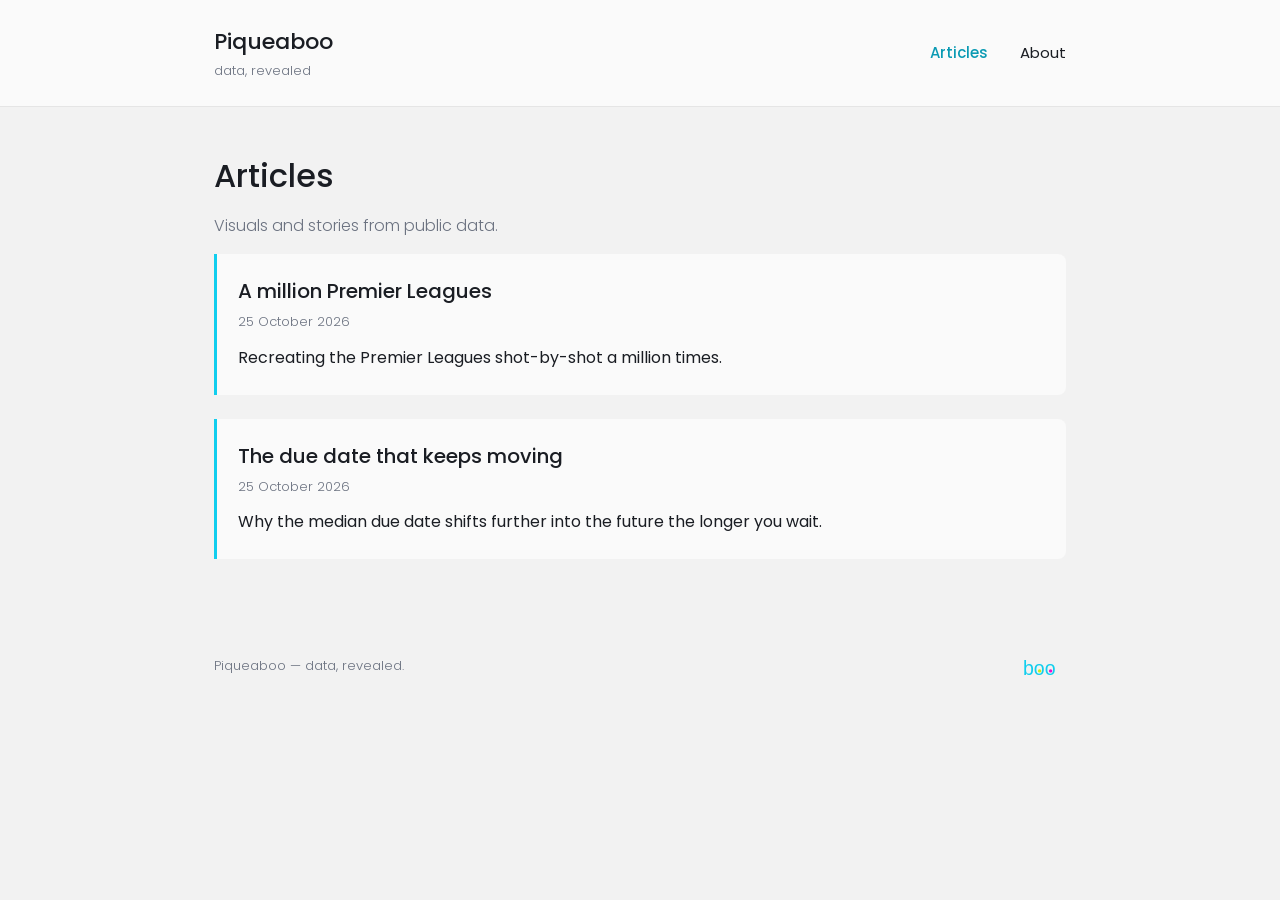
<file: index.html>
<!DOCTYPE html>
<html lang="en">
<head>
  <meta charset="UTF-8">
  <meta name="viewport" content="width=device-width, initial-scale=1.0">
  <title>Piqueaboo — data, revealed</title>
  <meta name="description" content="Visuals and stories from public data.">
  <link rel="icon" type="image/svg+xml" href="assets/logos/piqueaboo-logo.svg">
  <link rel="stylesheet" href="assets/css/style.css">
</head>
<body>

  <main>
    <h1>Articles</h1>
    <p class="muted">Visuals and stories from public data.</p>

    <!-- Article cards go here. Add one card per published article. -->

    <!-- Each card's meta line is just the publish date, matching the
         date shown at the top of the article itself. -->
    <div class="card">
      <h2><a href="articles/pl-xg-simulator.html">A million Premier Leagues</a></h2>
      <div class="meta">25 October 2026</div>
      <p>Recreating the Premier Leagues shot-by-shot a million times.</p>
    </div>

    <div class="card">
      <h2><a href="articles/due-date.html">The due date that keeps moving</a></h2>
      <div class="meta">25 October 2026</div>
      <p>Why the median due date shifts further into the future the longer you wait.</p>
    </div>

  </main>

  <script src="assets/js/nav.js"></script>
  <script>renderNav('articles');</script>
</body>
</html>
</file>
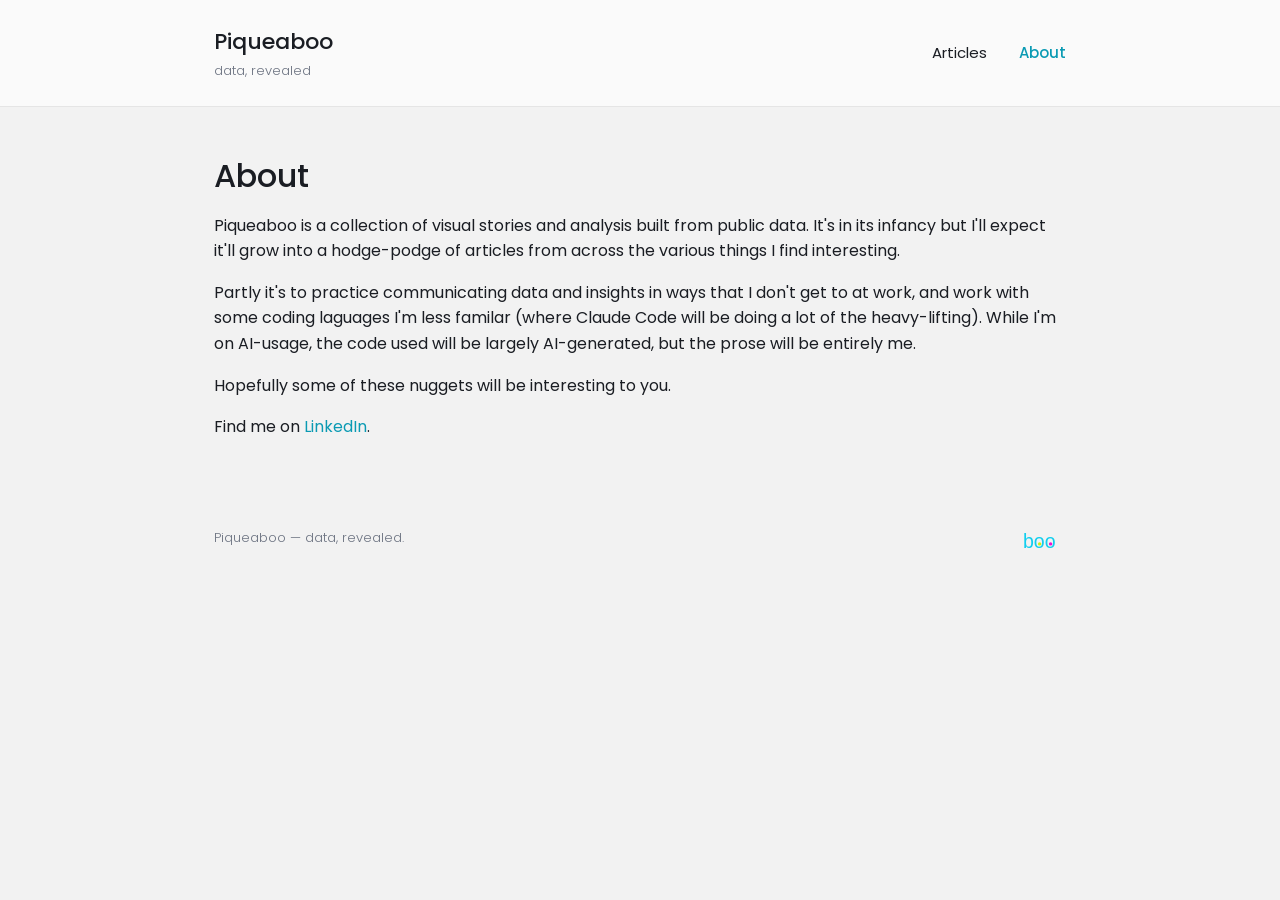
<file: about.html>
<!DOCTYPE html>
<html lang="en">
<head>
  <meta charset="UTF-8">
  <meta name="viewport" content="width=device-width, initial-scale=1.0">
  <title>About — Piqueaboo</title>
  <meta name="description" content="About Piqueaboo.">
  <link rel="icon" type="image/svg+xml" href="assets/logos/piqueaboo-logo.svg">
  <link rel="stylesheet" href="assets/css/style.css">
</head>
<body>

  <main>
    <h1>About</h1>
    <p>
      Piqueaboo is a collection of visual stories and analysis built from public data. It's in
      its infancy but I'll expect it'll grow into a hodge-podge of articles from across the
      various things I find interesting.
    </p>
    <p>
      Partly it's to practice communicating data and insights in ways that I don't get to at
      work, and work with some coding laguages I'm less familar (where Claude Code will be doing
      a lot of the heavy-lifting). While I'm on AI-usage, the code used will be largely
      AI-generated, but the prose will be entirely me.
    </p>
    <p>
      Hopefully some of these nuggets will be interesting to you.
    </p>
    <p>
      Find me on <a href="https://www.linkedin.com/in/matthew-mason-b44722269/" target="_blank" rel="noopener">LinkedIn</a>.
    </p>
  </main>

  <script src="assets/js/nav.js"></script>
  <script>renderNav('about');</script>
</body>
</html>
</file>
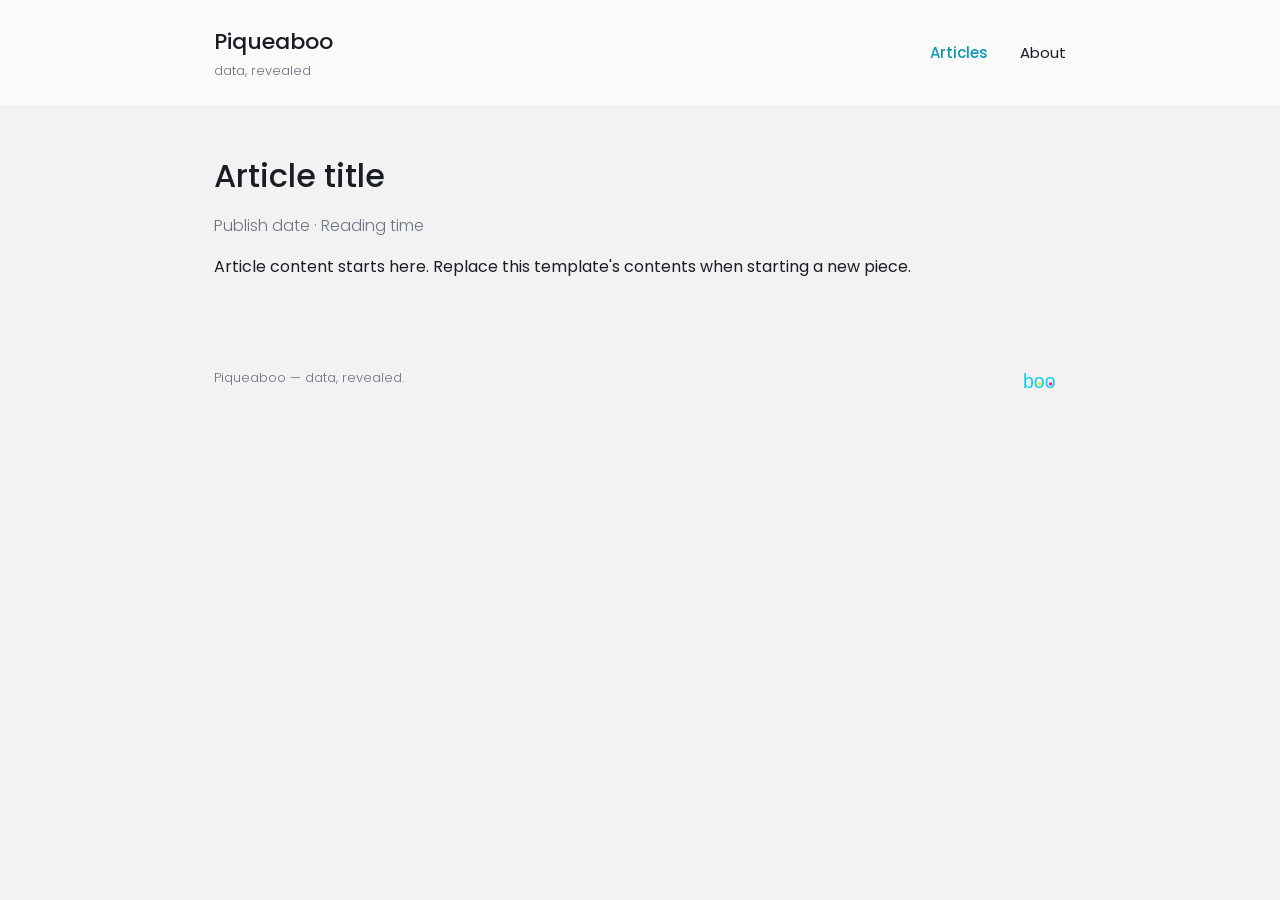
<file: articles/_template.html>
<!DOCTYPE html>
<html lang="en">
<head>
  <meta charset="UTF-8">
  <meta name="viewport" content="width=device-width, initial-scale=1.0">
  <title>Article title — Piqueaboo</title>
  <meta name="description" content="One-line description of the article.">
  <link rel="icon" type="image/svg+xml" href="../assets/logos/piqueaboo-logo.svg">
  <link rel="stylesheet" href="../assets/css/style.css">
  <!-- Article-specific styles can go here, or in their own file -->
</head>
<body class="article-page">

  <main>
    <h1>Article title</h1>
    <p class="muted">Publish date · Reading time</p>

    <p>Article content starts here. Replace this template's contents when starting a new piece.</p>

    <!-- D3 / scrollytelling content goes here -->

  </main>

  <script src="https://d3js.org/d3.v7.min.js"></script>
  <script src="../assets/js/nav.js"></script>
  <script>renderNav('articles');</script>
  <!-- Article-specific JS goes here or in its own file -->
</body>
</html>
</file>
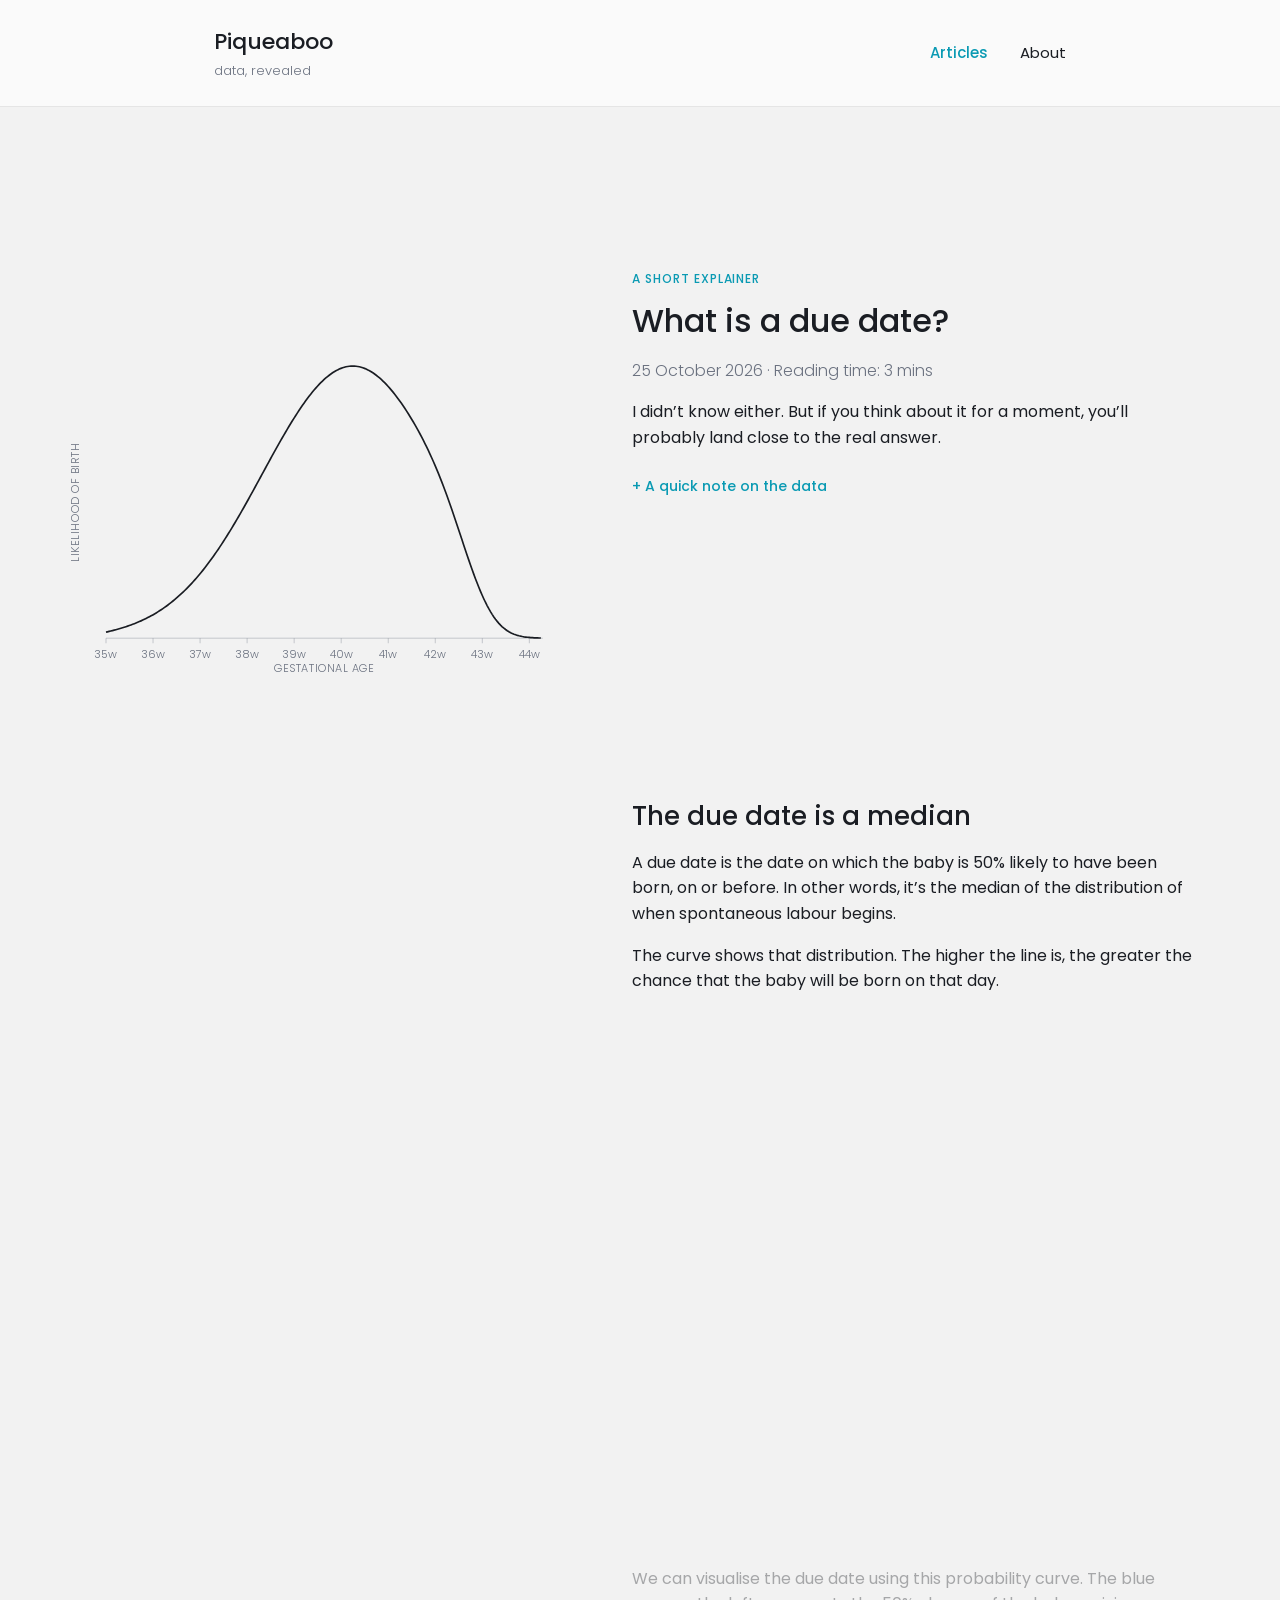
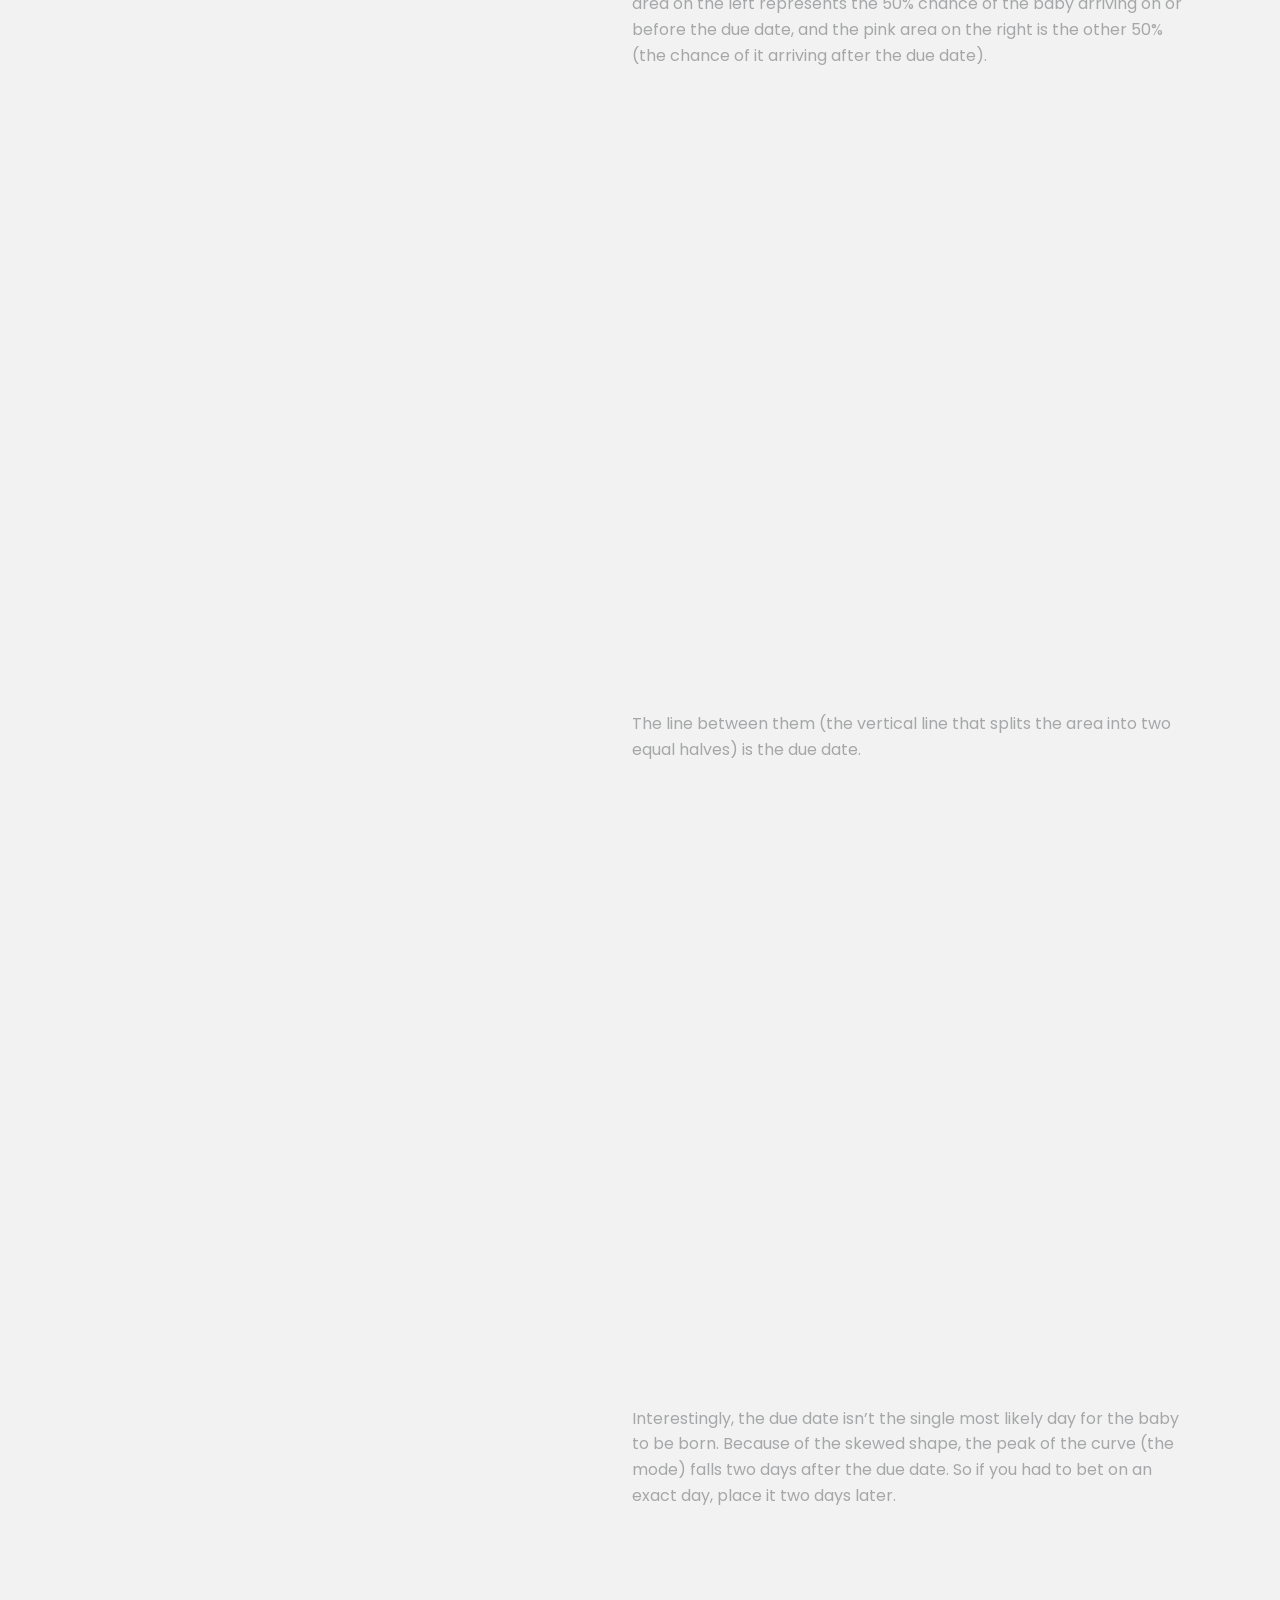
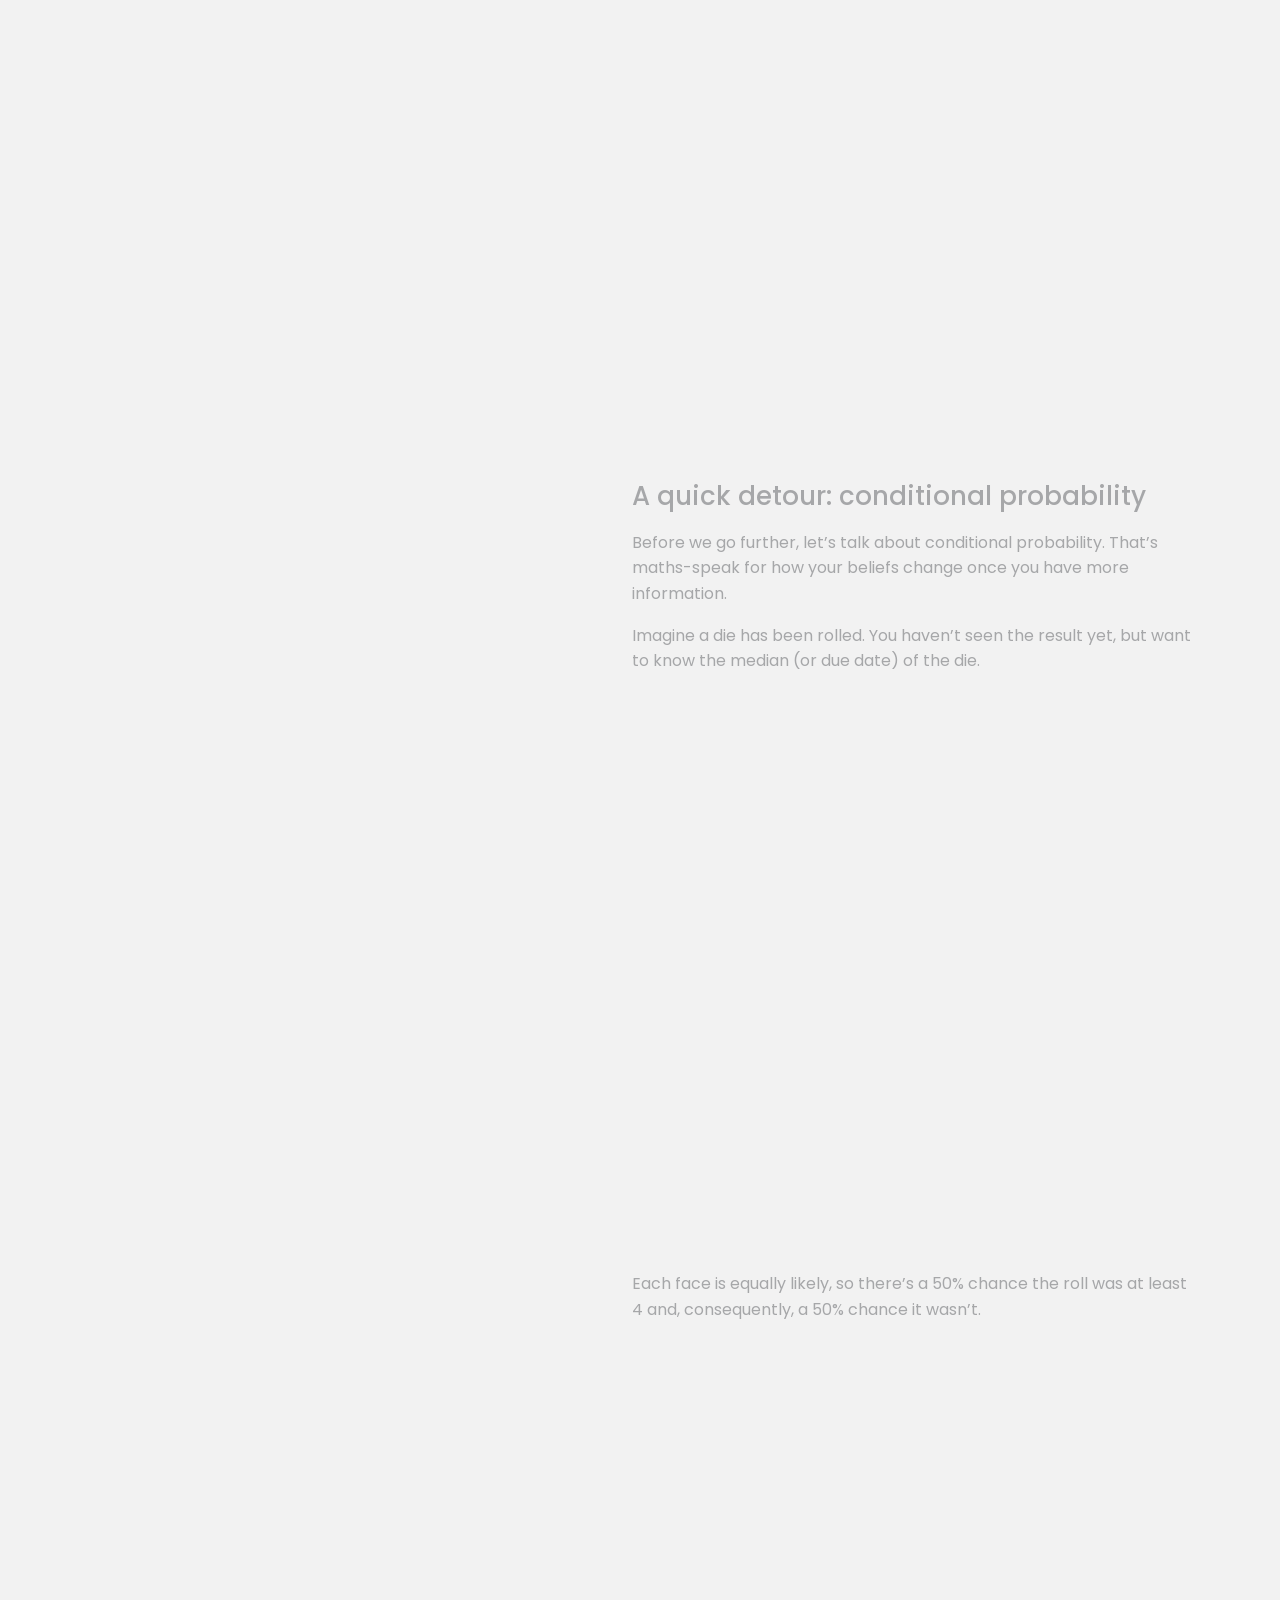
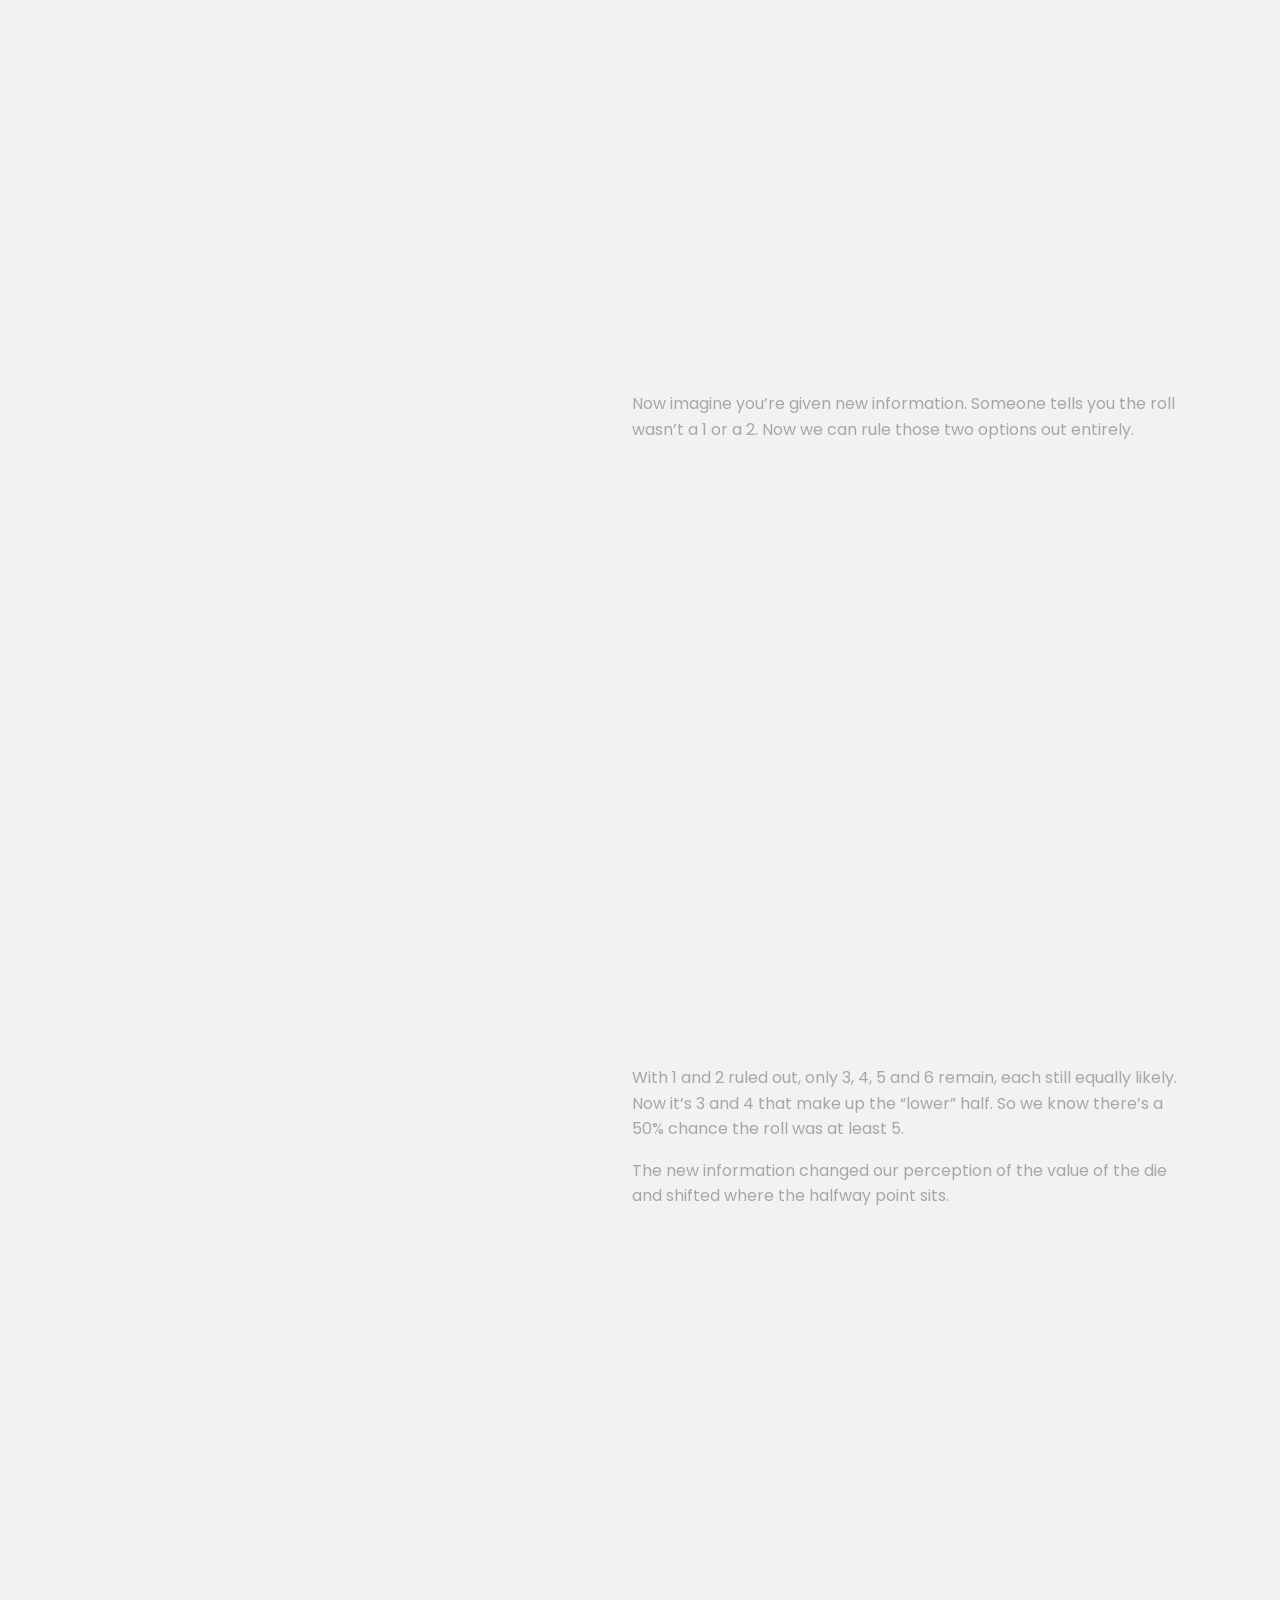
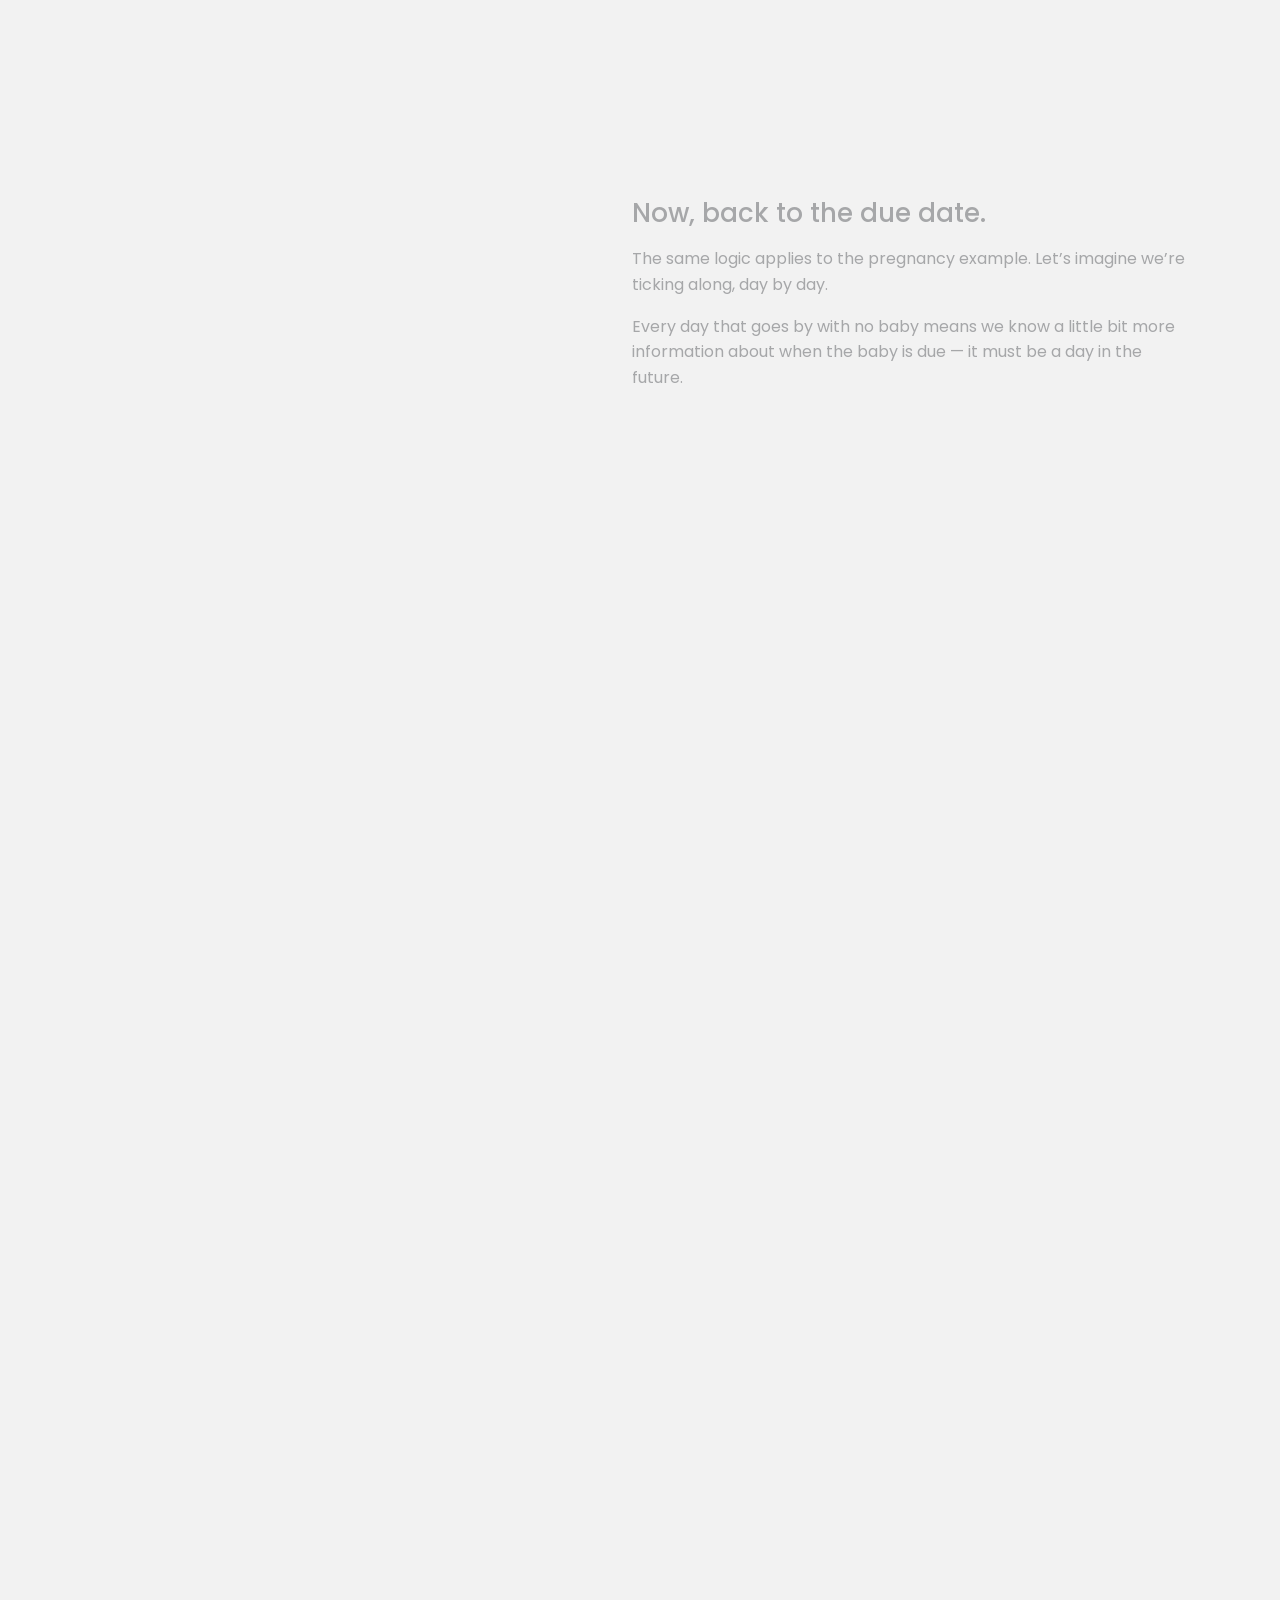
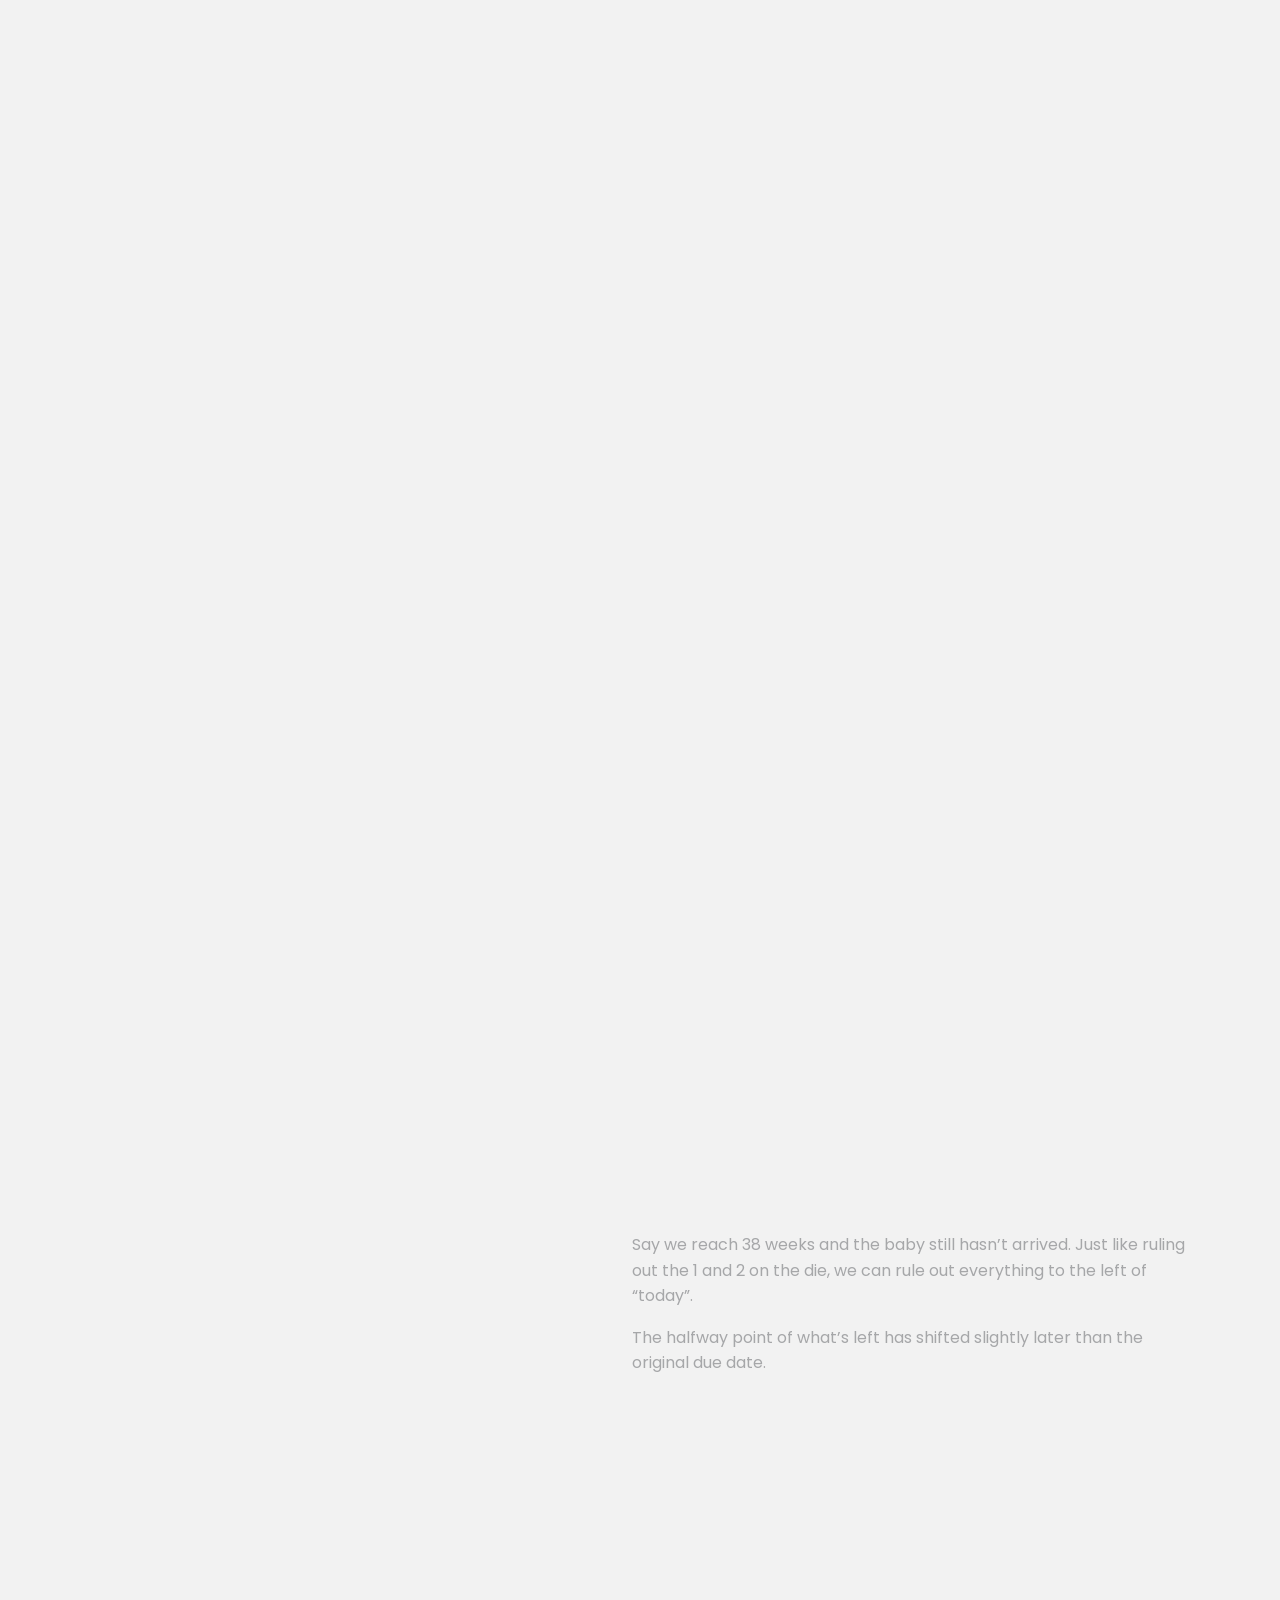
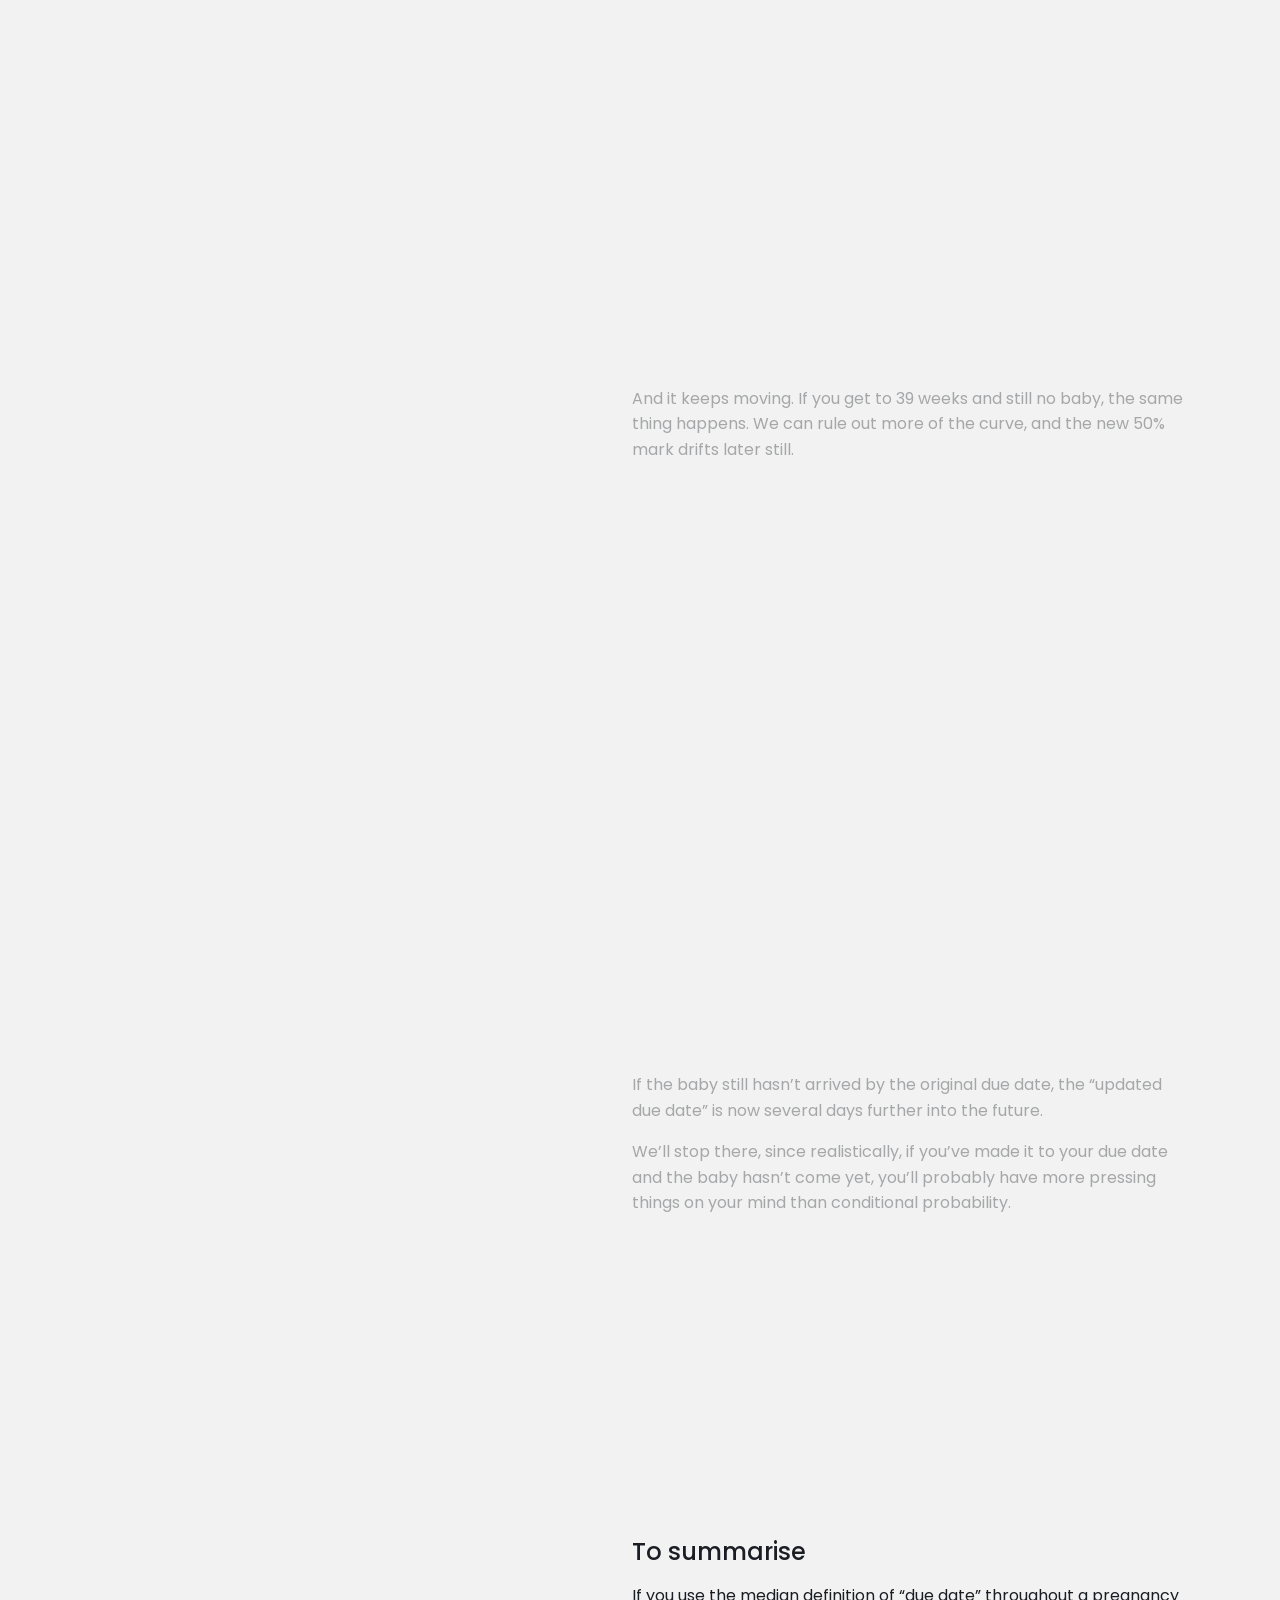
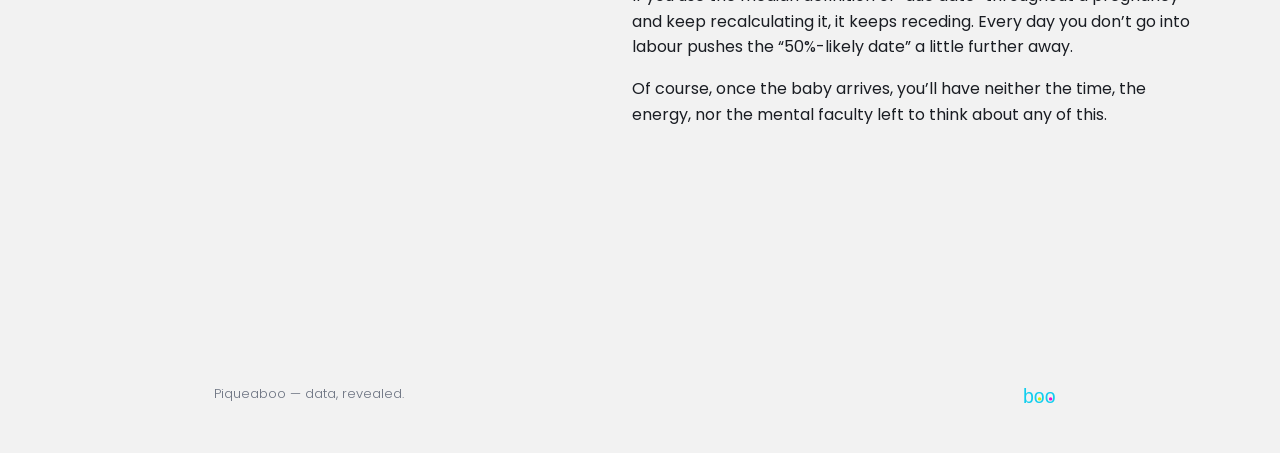
<file: articles/due-date.html>
<!DOCTYPE html>
<html lang="en">
<head>
<meta charset="UTF-8">
<meta name="viewport" content="width=device-width, initial-scale=1">
<title>What is a due date? — Piqueaboo</title>
<meta name="description" content="An interactive explainer on why a pregnancy due date is a median rather than a prediction — and why it keeps drifting later the longer you wait.">
<link rel="icon" type="image/svg+xml" href="../assets/logos/piqueaboo-logo.svg">
<link rel="stylesheet" href="../assets/css/style.css">
<style>
  :root{
    /* "Most likely day" (the curve's mode) is a distinct third category
       from the blue/pink before/after-due-date split — not a "positive"
       value, so the semantic positive/positive-step tokens are the wrong
       fit. Pulled from the design system's extended palette instead
       (violet, its first entry with enough contrast to read as text on
       canvas/surface — the palette's own first-priority yellow fails
       that at ~1.4:1). */
    --mode-color:#7B2FFF;
  }
  body{ -webkit-font-smoothing:antialiased; }

  /* ---------- layout ---------- */

  .wrapper{
    max-width:1200px;
    margin:0 auto;
    display:grid;
    grid-template-columns: 46% 54%;
  }

  .visual-col{
    position:sticky;
    top:var(--header-h, 0px);
    height:calc(100vh - var(--header-h, 0px));
    display:flex;
    align-items:center;
    justify-content:center;
    padding:24px;
  }

  .visual-inner{
    position:relative;
    width:100%;
    max-width:520px;
  }

  .chart{
    width:100%;
    height:auto;
    display:block;
    position:absolute;
    top:0; left:0;
    opacity:0;
    transition:opacity .12s ease;
  }
  .chart.visible{ opacity:1; position:relative; }

  /* Live "+N days vs. original" readout for the day-by-day scrub — off
     the chart itself (as plain text below it) so it can never collide
     with the on-chart Today / New due date labels. */
  .scrub-readout{
    position:absolute;
    left:0; right:0;
    bottom:-30px;
    text-align:center;
    font-size:13px;
    font-weight:300;
    color:var(--muted);
    opacity:0;
    transition:opacity .3s ease;
  }
  .scrub-readout.visible{ opacity:1; }

  .text-col{
    padding: 0 40px;
  }

  .intro, .outro{
    padding: 24px 0 48px 0;
    max-width:640px;
  }

  .intro{ padding-top:18vh; }
  .outro{ padding-bottom:24vh; }

  .eyebrow{
    text-transform:uppercase;
    letter-spacing:.08em;
    font-size:12px;
    font-weight:500;
    color:var(--accent-step);
    margin-bottom:12px;
  }

  .step{
    min-height:80vh;
    display:flex;
    flex-direction:column;
    justify-content:center;
    max-width:560px;
    padding: 8vh 0;
  }

  .step p, .step h2, .step h3{
    opacity:.35;
    transition:opacity .12s ease;
  }
  .step.active p, .step.active h2, .step.active h3{
    opacity:1;
  }

  .step h2{ font-size:26px; }

  /* 'return' is pinned (sticky) for a stretch of scroll so the reader
     watches the chart tick from 35w with the text held still, rather than
     scrolling the text away over blank space. Its wrapper's real height
     is calculated and set in JS (calibratePin()) to match the same pace
     as the rest of the scrub — this value is just a pre-JS fallback. */
  .pin-wrap{ position:relative; min-height:60vh; }

  .step.pin-step{
    position:sticky;
    top:var(--header-h, 0px);
    height:calc(100vh - var(--header-h, 0px));
    min-height:0;
  }

  /* Short unpinned run-up from where the pin releases (~37w) to the 38w
     milestone below — both chart and (once there's something to show)
     text scroll normally through here. Height set in JS alongside the pin. */
  .scrub-lead{ min-height:30vh; }

  /* ---------- "about the data" disclosure ----------
     Same treatment as the football article's own note, rather than this
     page's previous hover/tap tooltip -- that one anchored itself to an
     icon in the meta line and behaved unpredictably once the page was
     scrolled on a phone. A plain <details> has no positioning to get
     wrong. */

  .meta-line{ display:flex; align-items:center; gap:8px; }

  .data-info{ margin-top:24px; font-size:14px; }
  .data-info summary{
    cursor:pointer; font-weight:500; color:var(--accent-step);
    list-style:none;
  }
  .data-info summary::-webkit-details-marker{ display:none; }
  .data-info summary:before{ content:'+ '; }
  .data-info[open] summary:before{ content:'– '; }
  .data-info ul{ margin:10px 0 0 0; padding-left:20px; color:var(--muted); font-weight:300; }
  .data-info li{ margin-bottom:6px; }

  /* ---------- svg chart elements ---------- */

  .axis text{
    font-family:'Poppins', sans-serif;
    font-weight:300;
    font-size:13px;
    fill:var(--muted);
  }
  .axis line{ stroke:var(--muted); stroke-width:1; opacity:.4; }

  /* axis titles: same family/weight/colour as the tick labels they sit
     beside, distinguished as titles (rather than more data) by the
     uppercase + letter-spacing treatment already used for the eyebrow */
  .axis-title{
    font-family:'Poppins', sans-serif;
    font-weight:300;
    font-size:11px;
    letter-spacing:.05em;
    text-transform:uppercase;
    fill:var(--muted);
  }

  .curve-outline{ fill:none; stroke:var(--ink); stroke-width:2; }

  .region{ opacity:0; transition:opacity .5s ease; }
  .region.visible{ opacity:.55; }

  .modeline{
    fill:var(--mode-color);
    opacity:0;
    transition:opacity .5s ease; /* position never eases in — it should just appear */
  }
  .modeline.visible{ opacity:1; }

  .fade-overlay{
    fill:var(--canvas);
    opacity:0;
    transition:opacity .6s ease, width .6s ease, x .6s ease;
  }
  .fade-overlay.visible{ opacity:.82; }

  .refline{
    fill:var(--muted);
    opacity:0;
    transition:opacity .5s ease; /* position never eases in — it should just appear */
  }
  .refline.visible{ opacity:.5; }

  .curline{
    fill:var(--ink);
    opacity:0;
    transition:opacity .5s ease; /* position never eases in — it should just appear */
  }
  .curline.visible{ opacity:1; }

  .todayline{
    fill:var(--ink);
    opacity:0;
    transition:opacity .5s ease, x .6s ease;
  }
  .todayline.visible{ opacity:1; }

  .chart-label{
    font-family:'Poppins', sans-serif;
    font-size:13px;
    opacity:0;
    transition:opacity .5s ease, x .5s ease, y .5s ease;
  }
  .chart-label.visible{ opacity:1; }
  .chart-label.strong{ font-weight:500; font-size:15px; }

  /* 50%-area labels: bigger, centered, and sat inside the shaded region.
     Weight matches every other emphasised chart label (500) — the site
     only loads Poppins 300/400/500, so the 600 this used to carry had no
     real weight to render and was being faux-bolded by the browser,
     reading as a different, heavier typeface next to the rest. */
  .chart-label.pct{ font-weight:500; font-size:22px; text-anchor:middle; }

  /* "most likely day" label paired with the mode marker */
  .chart-label.mode-label{ fill:var(--mode-color); }

  .bar{
    fill:var(--muted);
    opacity:.5;
    transition: y .6s ease, height .6s ease, fill .5s ease, opacity .6s ease;
  }
  .bar.on{ fill:var(--accent); opacity:1; }
  .bar.off{ fill:var(--muted); opacity:1; }
  .bar.gone{ opacity:0; }
  .bar.split-a{ fill:var(--accent); opacity:1; }
  .bar.split-b{ fill:var(--negative); opacity:1; }

  .dice-label{
    font-family:'Poppins', sans-serif;
    font-weight:400;
    font-size:16px;
    fill:var(--ink);
  }

  /* ---------- responsive ---------- */

  @media (max-width: 860px){
    .wrapper{ grid-template-columns: 1fr; }
    .visual-col{
      position:sticky;
      top:var(--header-h, 0px);
      height:36vh;
      padding:12px;
      background:var(--canvas);
      z-index:2;
    }
    .text-col{ padding:0 20px; }
    .intro{ padding-top:6vh; }
    .step{ min-height:56vh; padding:6vh 0; }
    .scrub-lead{ min-height:40vh; }

    /* Less room is given to the text here than on desktop (each step is a
       much smaller fraction of the viewport), so fading it in/out reads as
       mostly-illegible grey for most of that smaller space. Keep it fully
       readable throughout instead — the active/inactive distinction still
       exists for the JS that drives the chart, it just isn't shown visually. */
    .step p, .step h2, .step h3{ opacity:1; }

    /* Desktop sizes the chart by width (100% / height:auto) because the
       sticky column there is always taller than the chart needs. Here the
       column is a fixed-height band, which on narrower/shorter phones is
       shorter than a width-locked chart's aspect ratio produces — the
       overflow doesn't clip (nothing here sets overflow:hidden), it just
       extends upward past the column's own top edge, straight into the
       sticky site header (z-index:10) sitting right above, which paints
       over it and hides the chart's top label row. Sizing by both
       dimensions instead lets each chart's own aspect ratio (preserved by
       its viewBox) contain-fit inside the band, so it can no longer grow
       past it in either direction. */
    .visual-inner{ height:100%; }

    /* The chart itself only fills the band down to a reserved strip at the
       bottom, rather than the full band — that strip is where the "+N
       days" scrub readout sits (see .scrub-readout below). Without it, the
       readout (positioned below the chart) had nowhere to go but past the
       band's own bottom edge, where it floated on top of whatever text-col
       content had scrolled up underneath. */
    .chart{ width:100%; height:calc(100% - 22px); }

    .scrub-readout{
      bottom:0;
      font-size:11px;
    }

    /* .visual-col is a fixed band up top here, not the full viewport, so
       the pinned text has to stick below it rather than at the very top
       — otherwise it would sit directly on top of the sticky chart. */
    .step.pin-step{
      top:calc(var(--header-h, 0px) + 36vh);
      height:calc(100vh - var(--header-h, 0px) - 36vh);
    }
  }

  @media (prefers-reduced-motion: reduce){
    *{ transition-duration:.001ms !important; }
  }
</style>
</head>
<body class="article-page">

<div class="wrapper">

  <div class="visual-col">
    <div class="visual-inner">

      <!-- ===================== gestation chart ===================== -->
      <svg id="gestation-chart" class="chart" viewBox="0 0 600 440" xmlns="http://www.w3.org/2000/svg">
        <g class="axis" id="g-axis"></g>

        <!-- shaded probability regions, drawn before the outline so the outline sits on top -->
        <path id="g-region-left" class="region" fill="var(--accent)"></path>
        <path id="g-region-right" class="region" fill="var(--negative)"></path>

        <!-- curve outline -->
        <path id="g-curve-outline" class="curve-outline"></path>

        <!-- overlay that greys out the "ruled out" portion of the curve -->
        <rect id="g-fade-overlay" class="fade-overlay" y="56" height="324"></rect>

        <!-- reference lines: original due date (dotted), previous updated median (dashed), current (solid) -->
        <!-- y/height start below the label rows (PLOT.top) rather than at
             the very top of the canvas — starting at y=20 used to run the
             line straight up through the on-chart label text sitting right
             above it, reading as the line crossing the label. -->
        <rect id="g-line-original" class="refline" y="56" width="2" height="324"></rect>
        <rect id="g-line-prev" class="refline" y="56" width="2" height="324"></rect>
        <rect id="g-line-current" class="curline" y="56" width="2" height="324"></rect>
        <rect id="g-today-line" class="todayline" y="56" width="2" height="324"></rect>
        <!-- "most likely day" region: the one-day-wide slice of the curve's
             area itself (bound above by the curve, below by the x-axis, and
             on the sides by the day's two edges) rather than a full-height
             bar — same construction as the 50/50 regions, just a day wide
             instead of spanning a whole half. d set by setModeArea() -->
        <path id="g-mode-line" class="modeline"></path>

        <g id="g-labels"></g>
      </svg>

      <!-- ===================== dice chart ===================== -->
      <svg id="dice-chart" class="chart" viewBox="0 0 600 440" xmlns="http://www.w3.org/2000/svg">
        <g class="axis" id="d-axis"></g>
        <g id="d-bars"></g>
        <g id="d-labels"></g>
      </svg>

      <div class="scrub-readout" id="scrub-readout" aria-live="polite"></div>

    </div>
  </div>

  <div class="text-col">

    <div class="intro">
      <div class="eyebrow">A short explainer</div>
      <h1>What is a due date?</h1>
      <p class="muted meta-line">25 October 2026 · Reading time: 3 mins</p>

      <p>I didn’t know either. But if you think about it for a moment, you’ll probably land close to the real answer.</p>

      <details class="data-info">
        <summary>A quick note on the data</summary>
        <ul>
          <li>The curve shown is an approximation of the probability of spontaneous labour, with a few tweaks and simplifying assumptions made.</li>
          <li>It’s roughly the right shape and good enough for a bit of fun, but obviously not clinical advice.</li>
        </ul>
      </details>
    </div>

    <!-- ===================== GROUP A: what is a due date ===================== -->

    <section class="step" data-group="gestation" data-step="intro">
      <h2>The due date is a median</h2>
      <p>A due date is the date on which the baby is 50% likely to have been born, on or before. In other words, it’s the median of the distribution of when spontaneous labour begins.</p>
      <p>The curve shows that distribution. The higher the line is, the greater the chance that the baby will be born on that day.</p>
    </section>

    <section class="step" data-group="gestation" data-step="regions">
      <p>We can visualise the due date using this probability curve. The blue area on the left represents the 50% chance of the baby arriving on or before the due date, and the pink area on the right is the other 50% (the chance of it arriving after the due date).</p>
    </section>

    <section class="step" data-group="gestation" data-step="line">
      <p>The line between them (the vertical line that splits the area into two equal halves) is the due date.</p>
    </section>

    <section class="step" data-group="gestation" data-step="mode">
      <p>Interestingly, the due date isn’t the single most likely day for the baby to be born. Because of the skewed shape, the peak of the curve (the mode) falls two days after the due date. So if you had to bet on an exact day, place it two days later.</p>
    </section>

    <!-- ===================== GROUP B: conditional probability / dice ===================== -->

    <section class="step" data-group="dice" data-step="dice-intro">
      <h2>A quick detour: conditional probability</h2>
      <p>Before we go further, let’s talk about conditional probability. That’s maths-speak for how your beliefs change once you have more information.</p>
      <p>Imagine a die has been rolled. You haven’t seen the result yet, but want to know the median (or due date) of the die.</p>
    </section>

    <section class="step" data-group="dice" data-step="dice-half">
      <p>Each face is equally likely, so there’s a 50% chance the roll was at least 4 and, consequently, a 50% chance it wasn’t.</p>
    </section>

    <section class="step" data-group="dice" data-step="dice-condition">
      <p>Now imagine you’re given new information. Someone tells you the roll wasn’t a 1 or a 2. Now we can rule those two options out entirely.</p>
    </section>

    <section class="step" data-group="dice" data-step="dice-newhalf">
      <p>With 1 and 2 ruled out, only 3, 4, 5 and 6 remain, each still equally likely. Now it’s 3 and 4 that make up the “lower” half. So we know there’s a 50% chance the roll was at least 5.</p>
      <p>The new information changed our perception of the value of the die and shifted where the halfway point sits.</p>
    </section>

    <!-- ===================== GROUP C: back to due dates ===================== -->

    <!-- Continuous day-by-day scrub zone: as you scroll through this track,
         "today" advances one day at a time rather than snapping between
         fixed points. See updateScrub() in the script below. -->
    <div class="scrub-track" id="today-scrub">

      <!-- 'return's text is pinned in place (sticky) while the reader
           scrolls through this section — the chart (already showing the
           blue/pink split, today, and new-due-date from 35w0d) is what
           moves, until "today" nears 37w and the pin releases into the
           short unpinned run-up to the 38w milestone below. -->
      <div class="pin-wrap" id="pin-wrap">
        <section class="step pin-step" data-group="gestation" data-step="return">
          <h2>Now, back to the due date.</h2>
          <p>The same logic applies to the pregnancy example. Let’s imagine we’re ticking along, day by day.</p>
          <p>Every day that goes by with no baby means we know a little bit more information about when the baby is due — it must be a day in the future.</p>
        </section>
      </div>

      <div class="scrub-lead" id="scrub-lead" aria-hidden="true"></div>

      <section class="step" data-group="gestation" data-step="today-38">
        <p>Say we reach 38 weeks and the baby still hasn’t arrived. Just like ruling out the 1 and 2 on the die, we can rule out everything to the left of “today”.</p>
        <p>The halfway point of what’s left has shifted slightly later than the original due date.</p>
      </section>

      <section class="step" data-group="gestation" data-step="today-39">
        <p>And it keeps moving. If you get to 39 weeks and still no baby, the same thing happens. We can rule out more of the curve, and the new 50% mark drifts later still.</p>
      </section>

      <section class="step" data-group="gestation" data-step="today-41">
        <p>If the baby still hasn’t arrived by the original due date, the “updated due date” is now several days further into the future.</p>
        <p>We’ll stop there, since realistically, if you’ve made it to your due date and the baby hasn’t come yet, you’ll probably have more pressing things on your mind than conditional probability.</p>
      </section>

    </div>

    <div class="outro">
      <h2>To summarise</h2>
      <p>If you use the median definition of “due date” throughout a pregnancy and keep recalculating it, it keeps receding. Every day you don’t go into labour pushes the “50%-likely date” a little further away.</p>
      <p>Of course, once the baby arrives, you’ll have neither the time, the energy, nor the mental faculty left to think about any of this.</p>
    </div>

  </div>
</div>

<script>
(async function(){

  /* =========================================================
     1. DATA: precomputed gestational-age probability curve
     Generated by generate-due-date-pdf.js from the source daily-
     probability table (35+0 to 42+5 weeks, smoothed with a Gaussian
     kernel, sigma = 1.3 days) and read here from CSV rather than
     recomputed on every page load. Re-run that script and this file
     will pick up the new numbers automatically.
     ========================================================= */

  // Display range: what the chart actually plots (35+0 to 44+2 weeks).
  var DISPLAY_MIN = 245, DISPLAY_MAX = 310;

  var grid = [], pdfVals = [], cdfVals = [];
  var res = await fetch('due-date-pdf.csv');
  var text = await res.text();
  var lines = text.trim().split('\n');
  for(var i=1;i<lines.length;i++){
    var parts = lines[i].split(',');
    grid.push(parseFloat(parts[0]));
    pdfVals.push(parseFloat(parts[1]));
    cdfVals.push(parseFloat(parts[2]));
  }

  var GRID_N = grid.length - 1;
  var DOMAIN_MIN = grid[0], DOMAIN_MAX = grid[grid.length-1];

  var MAX_PDF = Math.max.apply(null, pdfVals);

  function cdfAt(day){
    if(day<=DOMAIN_MIN) return 0;
    if(day>=DOMAIN_MAX) return 1;
    var step=(DOMAIN_MAX-DOMAIN_MIN)/GRID_N;
    var idx=(day-DOMAIN_MIN)/step;
    var i0=Math.floor(idx), i1=Math.min(i0+1,GRID_N);
    var f=idx-i0;
    return cdfVals[i0]*(1-f)+cdfVals[i1]*f;
  }
  function quantile(p){
    for(var i=1;i<cdfVals.length;i++){
      if(cdfVals[i]>=p){
        var c0=cdfVals[i-1], c1=cdfVals[i];
        var f=(p-c0)/(c1-c0||1);
        return grid[i-1] + f*(grid[i]-grid[i-1]);
      }
    }
    return DOMAIN_MAX;
  }
  function pdfAt(day){
    if(day<=DOMAIN_MIN || day>=DOMAIN_MAX) return 0;
    var step=(DOMAIN_MAX-DOMAIN_MIN)/GRID_N;
    var idx=(day-DOMAIN_MIN)/step;
    var i0=Math.floor(idx), i1=Math.min(i0+1,GRID_N);
    var f=idx-i0;
    return pdfVals[i0]*(1-f)+pdfVals[i1]*f;
  }
  // Reassigned below, once the curve has been shifted onto the 40+0
  // due date (see DUE_DATE_DAY).
  var MODE_DAY = grid[pdfVals.indexOf(MAX_PDF)];

  // The due date is pinned to the clinical convention of exactly 40+0
  // weeks (day 280, Naegele's rule) — that's the number the article's own
  // prose and every label here talk about, so it has to read 40w + 0d.
  //
  // The two shaded regions either side of it also carry explicit "50%"
  // labels, so they have to be genuinely area-equal about that same day.
  // This model's own smoothed curve doesn't quite oblige: the day that
  // bisects the *displayed* area ([DISPLAY_MIN, DISPLAY_MAX] — the curve's
  // thin tail below 35+0 weeks isn't drawn at all) falls a little over
  // half a day later than 280, which left the pink region visibly bigger
  // than the blue one when the split was anchored to 280 regardless.
  //
  // Rather than pick one and live with the other being wrong, the whole
  // curve is nudged along the day axis by that same sub-day offset, so
  // its own displayed-area median lands exactly on day 280. The shift is
  // well under a day — invisible against a chart whose axis ticks are a
  // week apart, and the curve's shape is completely untouched — but it
  // makes "40w + 0d" and "the two halves are equal" true at the same time
  // rather than one at the expense of the other. Solved iteratively since
  // shifting the curve also moves how much of it falls inside the fixed
  // display window (by a vanishing amount, but it converges in a couple
  // of passes rather than being assumed away).
  var DUE_DATE_DAY = 280; // 40+0 weeks — what the due date must read as
  var MODE_LABEL_DAY = 282; // 40+2 weeks — what "most likely day" must read as
  function displayedMedian(){
    return quantile((cdfAt(DISPLAY_MIN) + cdfAt(DISPLAY_MAX)) / 2);
  }

  // Two labels have to come out right off one curve, and the curve's own
  // numbers don't oblige either of them exactly: its displayed-area
  // median falls at ~280.6 (reading "40w + 1d") and its peak at 282.0.
  // Pinning the median to exactly 280 fixes the due date but drags the
  // peak down to ~281.4, which rounds to "40w + 1d" — losing the 40+2
  // the mode should read.
  //
  // Both labels round, though, so neither needs its exact day — only a
  // day that rounds to the right one. Solve for the window of shifts
  // where both do, and sit in the middle of it. The median-to-mode gap
  // is a property of the curve, so this adapts if the source data is
  // ever regenerated rather than hard-coding a magic offset.
  var rawMedian = displayedMedian();
  var rawMode = grid[pdfVals.indexOf(MAX_PDF)];
  var medianToMode = rawMode - rawMedian;
  // median must land in [DUE-0.5, DUE+0.5); mode in [MODE-0.5, MODE+0.5),
  // i.e. the median in [MODE-0.5-gap, MODE+0.5-gap).
  var loTarget = Math.max(DUE_DATE_DAY - 0.5, MODE_LABEL_DAY - 0.5 - medianToMode);
  var hiTarget = Math.min(DUE_DATE_DAY + 0.5, MODE_LABEL_DAY + 0.5 - medianToMode);
  // If the curve ever shifts enough that no single day satisfies both,
  // fall back to getting the due date right — it's the article's subject.
  var targetMedian = (loTarget < hiTarget) ? (loTarget + hiTarget) / 2 : DUE_DATE_DAY;

  for(var shiftPass=0; shiftPass<6; shiftPass++){
    var delta = targetMedian - displayedMedian();
    if(Math.abs(delta) < 1e-9) break;
    for(var gi=0; gi<grid.length; gi++) grid[gi] += delta;
    DOMAIN_MIN = grid[0];
    DOMAIN_MAX = grid[grid.length-1];
  }
  MODE_DAY = grid[pdfVals.indexOf(MAX_PDF)];
  // The real bisector of the displayed area, not the round number it
  // prints as — so the two shaded halves stay exactly equal.
  var MEDIAN_DAY = displayedMedian();

  // conditionalMedian() reads its answer off the smoothed curve via
  // quantile(0.5) (the curve's full-domain median), which is a hair
  // different from MEDIAN_DAY above (the *displayed*-area median) — so on
  // its own it would report a slightly different day than MEDIAN_DAY at
  // the very start of the scrub (when today is far enough back that
  // ~nothing is ruled out). Calibrate by that small, constant offset so
  // "today" at the start of the range reads as exactly the same day as
  // the due date shown everywhere else, rather than drifting off it by a
  // few hours on rounding alone.
  var MEDIAN_CALIBRATION = MEDIAN_DAY - quantile(0.5);

  function conditionalMedian(todayDay){
    var base = cdfAt(todayDay);
    var target = base + (1-base)/2;
    return quantile(target) + MEDIAN_CALIBRATION;
  }

  // Generalises conditionalMedian to any p: the day at which a p share of
  // the probability *remaining* after todayDay has been reached — e.g.
  // p=0.5 is conditionalMedian itself, p=0.25/0.75 are the centres of the
  // scrub's own two 50/50-split regions (their own "50%" label positions,
  // same idea as leftDay50/rightDay50 for the static 'regions' step).
  function conditionalQuantile(todayDay, p){
    var base = cdfAt(todayDay);
    return quantile(base + (1-base)*p) + MEDIAN_CALIBRATION;
  }

  function weeksLabel(day){
    day = Math.round(day); // day may be fractional during continuous scrubbing
    var w = Math.floor(day/7);
    var d = day - w*7;
    if(d===7){ w+=1; d=0; }
    return w+'w + '+d+'d';
  }

  /* =========================================================
     2. CHART GEOMETRY (gestation chart)
     ========================================================= */

  // top:56 (rather than a tighter 30) leaves permanent headroom above the
  // curve's tallest possible point for the two-row label stack — without
  // it, a label landing near the peak (e.g. "New due date" early in the
  // scrub, when it sits right on the mode) had nowhere clear to sit.
  var PLOT = { left:50, right:570, top:56, bottom:380 };
  var PW = PLOT.right-PLOT.left, PH = PLOT.bottom-PLOT.top;

  // px per single day at this scale — used to size the mode marker to
  // exactly one day wide, rather than the arbitrary fixed width it had before.
  var DAY_PX = PW/(DISPLAY_MAX-DISPLAY_MIN);

  function xScale(day){ return PLOT.left + (day-DISPLAY_MIN)/(DISPLAY_MAX-DISPLAY_MIN)*PW; }
  function yScale(p){ return PLOT.bottom - (p/MAX_PDF)*PH; }

  // Both ends are pinned to the exact day asked for, not just to the
  // nearest grid point inside it. The grid steps every 0.25 days and the
  // boundary days (the due date, "today") almost never land on one, so
  // filtering alone left each region stopping short -- the two shaded
  // halves met with a ~2px gap of background between them, bridged only
  // because the due-date line happened to be drawn over it. Interpolating
  // the endpoint closes the seam and makes the line sit exactly on it.
  function curvePoints(dMin,dMax){
    var pts=[];
    if(dMin>DOMAIN_MIN && dMin<DOMAIN_MAX) pts.push([xScale(dMin), yScale(pdfAt(dMin))]);
    for(var i=0;i<=GRID_N;i++){
      var day=grid[i];
      if(day<dMin-1e-9 || day>dMax+1e-9) continue;
      pts.push([xScale(day), yScale(pdfVals[i])]);
    }
    if(dMax>DOMAIN_MIN && dMax<DOMAIN_MAX) pts.push([xScale(dMax), yScale(pdfAt(dMax))]);
    return pts;
  }
  function areaPath(dMin,dMax){
    var pts=curvePoints(dMin,dMax);
    if(pts.length<2) return '';
    var d='M'+pts[0][0].toFixed(2)+','+PLOT.bottom;
    for(var i=0;i<pts.length;i++) d+=' L'+pts[i][0].toFixed(2)+','+pts[i][1].toFixed(2);
    d+=' L'+pts[pts.length-1][0].toFixed(2)+','+PLOT.bottom+' Z';
    return d;
  }
  function outlinePath(){
    var pts=curvePoints(DISPLAY_MIN,DISPLAY_MAX);
    var d='M'+pts[0][0].toFixed(2)+','+pts[0][1].toFixed(2);
    for(var i=1;i<pts.length;i++) d+=' L'+pts[i][0].toFixed(2)+','+pts[i][1].toFixed(2);
    return d;
  }

  // Shared y for a pair of area labels: sits inside both shaded regions
  // (below whichever of the two curve heights is shallower) and level
  // with each other, rather than each drifting to its own local height.
  function pairedAreaLabelY(dayA, dayB){
    var yA = yScale(pdfAt(dayA)), yB = yScale(pdfAt(dayB));
    var yShallow = Math.max(yA, yB);
    return yShallow + (PLOT.bottom-yShallow)*0.45;
  }

  var LABEL_GAP = 6; // px kept clear between a label and the line/edge it marks

  // The two stacked label rows above the chart. A text baseline this
  // close to the SVG's own top edge (y=0) still clips — the glyphs'
  // ascenders reach roughly 12px above the baseline for this font size,
  // so row 1 needs to sit at y=20 (not y=10-12, which put the ascender
  // above y=0) to actually stay on-canvas. PLOT.top leaves headroom below
  // row 2 for exactly this pair.
  var LABEL_ROW1 = 20;
  var LABEL_ROW2 = 44;

  // build axis (weeks 35 -> 44)
  (function buildAxis(){
    var axis=document.getElementById('g-axis');
    var html='';
    html+='<line x1="'+PLOT.left+'" y1="'+PLOT.bottom+'" x2="'+PLOT.right+'" y2="'+PLOT.bottom+'"></line>';
    for(var wk=35; wk<=44; wk++){
      var day=wk*7;
      if(day<DISPLAY_MIN||day>DISPLAY_MAX) continue;
      var x=xScale(day);
      html+='<line x1="'+x+'" y1="'+PLOT.bottom+'" x2="'+x+'" y2="'+(PLOT.bottom+6)+'"></line>';
      html+='<text x="'+x+'" y="'+(PLOT.bottom+24)+'" text-anchor="middle">'+wk+'w</text>';
    }
    var xMid = (PLOT.left+PLOT.right)/2, yMid = (PLOT.top+PLOT.bottom)/2;
    html+='<text class="axis-title" x="'+xMid+'" y="'+(PLOT.bottom+40)+'" text-anchor="middle">Gestational age</text>';
    html+='<text class="axis-title" x="18" y="'+yMid+'" text-anchor="middle" transform="rotate(-90 18 '+yMid+')">Likelihood of birth</text>';
    axis.innerHTML=html;
  })();

  document.getElementById('g-curve-outline').setAttribute('d', outlinePath());

  var elRegionLeft = document.getElementById('g-region-left');
  var elRegionRight = document.getElementById('g-region-right');
  var elModeLine = document.getElementById('g-mode-line');
  var elOverlay = document.getElementById('g-fade-overlay');
  var elLineOriginal = document.getElementById('g-line-original');
  var elLinePrev = document.getElementById('g-line-prev');
  var elLineCurrent = document.getElementById('g-line-current');
  var elTodayLine = document.getElementById('g-today-line');
  var elLabels = document.getElementById('g-labels');

  function setLineX(el, day, dashed){
    el.setAttribute('x', xScale(day)-1);
  }

  // The mode marker is the curve's own area over a one-day-wide window
  // (unlike the other, razor-thin single-point reference lines) so it reads
  // as a highlighted day rather than an instant — reuses areaPath() so it's
  // bound by the curve/x-axis/day-edges exactly like the 50/50 regions are.
  function setModeArea(el, day){
    el.setAttribute('d', areaPath(day-0.5, day+0.5));
  }

  function label(id, x, y, text, cls){
    var t = document.getElementById(id);
    if(!t){
      t = document.createElementNS('http://www.w3.org/2000/svg','text');
      t.setAttribute('id', id);
      elLabels.appendChild(t);
    }
    // Re-applied every call (not just on creation) — the same label id is
    // reused across steps with different anchoring/colour, e.g. 'lbl-due'
    // is right-anchored next to the mode label but left-anchored elsewhere.
    t.setAttribute('class', 'chart-label '+(cls||''));
    t.setAttribute('x', x);
    t.setAttribute('y', y);
    t.textContent = text;
    return t;
  }
  function showLabel(id){ var t=document.getElementById(id); if(t) t.classList.add('visible'); }
  function hideAllLabels(){
    var all = elLabels.querySelectorAll('.chart-label');
    all.forEach(function(t){ t.classList.remove('visible'); });
  }

  /* =========================================================
     3. GESTATION CHART: render per step
     ========================================================= */

  var elScrubReadout = document.getElementById('scrub-readout');

  function clearRegions(){
    [elRegionLeft, elRegionRight].forEach(function(e){ e.classList.remove('visible'); });
    [elLineOriginal, elLinePrev, elLineCurrent, elTodayLine, elModeLine].forEach(function(e){ e.classList.remove('visible'); });
    elOverlay.classList.remove('visible');
    hideAllLabels();
    elScrubReadout.classList.remove('visible');
  }

  function renderGestation(step){
    clearRegions();

    if(step==='intro'){
      // just the bare curve, nothing shaded
    }

    else if(step==='regions'){
      elRegionLeft.setAttribute('d', areaPath(DISPLAY_MIN, MEDIAN_DAY));
      elRegionLeft.classList.add('visible');
      elRegionRight.setAttribute('d', areaPath(MEDIAN_DAY, DISPLAY_MAX));
      elRegionRight.classList.add('visible');
      // Label each half at its own centre of mass (the median of that
      // half), so the "50%" sits inside the fuller part of the shape
      // rather than floating above a possibly-thin bit of curve — but
      // level with each other rather than each finding its own height.
      var leftDay50 = quantile(0.25), rightDay50 = quantile(0.75);
      var y50 = pairedAreaLabelY(leftDay50, rightDay50);
      label('lbl-left50', xScale(leftDay50), y50, '50%', 'pct');
      label('lbl-right50', xScale(rightDay50), y50, '50%', 'pct');
      showLabel('lbl-left50'); showLabel('lbl-right50');
    }

    else if(step==='line'){
      elRegionLeft.setAttribute('d', areaPath(DISPLAY_MIN, MEDIAN_DAY));
      elRegionLeft.classList.add('visible');
      elRegionRight.setAttribute('d', areaPath(MEDIAN_DAY, DISPLAY_MAX));
      elRegionRight.classList.add('visible');
      setLineX(elLineCurrent, MEDIAN_DAY);
      elLineCurrent.classList.add('visible');
      label('lbl-due', xScale(MEDIAN_DAY)+LABEL_GAP, LABEL_ROW1, 'Due date · '+weeksLabel(MEDIAN_DAY), 'strong');
      showLabel('lbl-due');
    }

    else if(step==='mode'){
      elRegionLeft.setAttribute('d', areaPath(DISPLAY_MIN, MEDIAN_DAY));
      elRegionLeft.classList.add('visible');
      elRegionRight.setAttribute('d', areaPath(MEDIAN_DAY, DISPLAY_MAX));
      elRegionRight.classList.add('visible');
      setLineX(elLineCurrent, MEDIAN_DAY);
      elLineCurrent.classList.add('visible');
      setModeArea(elModeLine, MODE_DAY);
      elModeLine.classList.add('visible');
      // Due date and mode sit only ~2 days apart (~16px) — both labels grow
      // rightward from their own marker's edge (same convention as every
      // other on-chart label) and are kept apart by sitting on separate
      // rows. An earlier version grew the mode label leftward instead, to
      // put more visual distance between the two labels — but with a label
      // this long, "leftward" meant its far end landed well out over the
      // open curve, with nothing to visibly tie it back to the (thin, one
      // day wide) marker it was naming.
      label('lbl-due', xScale(MEDIAN_DAY)+LABEL_GAP, LABEL_ROW1, 'Due date · '+weeksLabel(MEDIAN_DAY), 'strong');
      label('lbl-mode', xScale(MODE_DAY)+DAY_PX/2+LABEL_GAP, LABEL_ROW2, 'Most likely day · '+weeksLabel(MODE_DAY), 'strong mode-label');
      showLabel('lbl-due'); showLabel('lbl-mode');
    }

    // 'return' / 'today-38' / 'today-39' / 'today-41' are all handled
    // continuously by renderTodayContinuous(), driven by scroll position
    // — see below.
  }

  /* =========================================================
     3b. CONTINUOUS "TODAY" SCRUBBING
     Rather than snapping between three fixed days (38, 39, 40 weeks),
     "today" advances one day at a time as the reader scrolls through
     #today-scrub, so the chart updates in lockstep with the scroll bar.
     ========================================================= */

  // The counter starts ticking from 35w0d as soon as 'return' is pinned,
  // runs to ~37w4d over the pinned stretch, continues unpinned through a
  // short blank run-up to 38w0d, then covers 38w0d -> 40w0d in step with
  // the three labelled milestones.
  //
  // SCRUB_DAY_PIN_END is the one knob for both "pin lasts longer" and
  // "gap before 38w is shorter": calibrateScrubTiming() below sizes the
  // pin's height off (PIN_END - START) and the gap's height off
  // (MILESTONE - PIN_END), so moving PIN_END later grows the first span
  // and shrinks the second, in lockstep, at the same days-per-pixel rate.
  var SCRUB_DAY_START = 245;    // 35+0 weeks — pin engages here
  var SCRUB_DAY_PIN_END = 265;  // 37+6 weeks — pin releases here
  var SCRUB_DAY_MILESTONE = 266; // 38+0 weeks — where the run-up hands off
  var SCRUB_DAY_END = MEDIAN_DAY; // where "today" reaches the due date itself

  function renderTodayContinuous(todayDay){
    var newMedian = conditionalMedian(todayDay);

    // grey out everything ruled out (left of today)
    elOverlay.setAttribute('x', PLOT.left);
    elOverlay.setAttribute('width', Math.max(0, xScale(todayDay)-PLOT.left));
    elOverlay.classList.add('visible');

    // shade remaining 50/50 split
    elRegionLeft.setAttribute('d', areaPath(todayDay, newMedian));
    elRegionLeft.classList.add('visible');
    elRegionRight.setAttribute('d', areaPath(newMedian, DISPLAY_MAX));
    elRegionRight.classList.add('visible');
    elModeLine.classList.remove('visible');

    // Same "50%" treatment as the static 'regions' step, reusing its label
    // ids (the two steps are never active at once) — but recomputed every
    // frame from todayDay, since both regions narrow and slide right as
    // the scrub advances, unlike the static step's fixed quantile(0.25)/
    // quantile(0.75).
    var leftDay50 = conditionalQuantile(todayDay, 0.25), rightDay50 = conditionalQuantile(todayDay, 0.75);
    var y50 = pairedAreaLabelY(leftDay50, rightDay50);
    label('lbl-left50', xScale(leftDay50), y50, '50%', 'pct');
    label('lbl-right50', xScale(rightDay50), y50, '50%', 'pct');
    showLabel('lbl-left50'); showLabel('lbl-right50');

    // reference lines: always show the very original due date as a faint marker
    setLineX(elLineOriginal, MEDIAN_DAY);
    elLineOriginal.classList.add('visible');

    // today marker
    setLineX(elTodayLine, todayDay);
    elTodayLine.classList.add('visible');

    // current updated median
    setLineX(elLineCurrent, newMedian);
    elLineCurrent.classList.add('visible');

    var diff = Math.round(newMedian - MEDIAN_DAY);
    // "Today" always grows rightward from its line — never left. It's
    // the leftmost of the two markers here, and "today" never goes past
    // 40w0d, well short of the chart's right edge, so there's always
    // room to its right. (This used to flip to a left-growing anchor
    // when there seemed to be room, to visually separate it from "new
    // due date" — but detecting "enough room" via a guessed threshold,
    // then via a measured-width check, both still let it clip off the
    // left edge in practice. Growing right unconditionally can't clip at
    // all, and the two labels already sit on separate rows below, which
    // is what actually keeps them from colliding.)
    label('lbl-today', xScale(todayDay)+LABEL_GAP, LABEL_ROW1, 'Today · '+weeksLabel(todayDay), 'strong');
    label('lbl-due', xScale(newMedian)+LABEL_GAP, LABEL_ROW2, 'New due date · '+weeksLabel(newMedian), 'strong');
    showLabel('lbl-today'); showLabel('lbl-due');

    // "+N days vs. original" lives as plain text below the chart rather
    // than as a third on-chart label competing for space with the two above.
    elScrubReadout.textContent = (diff>0 ? '+' : '')+diff+' days vs. the original due date';
    elScrubReadout.classList.add('visible');
  }

  // While scrubbing, drop the "x" transition so the marker tracks the
  // scroll position exactly instead of chasing it on a 0.6s ease.
  var scrubEls = [elOverlay, elLineOriginal, elLineCurrent, elTodayLine, elRegionLeft, elRegionRight];
  var isScrubbing = false;
  function setScrubbing(on){
    if(on === isScrubbing) return;
    isScrubbing = on;
    scrubEls.forEach(function(el){
      el.style.transitionProperty = on ? 'opacity' : '';
      el.style.transitionDuration = on ? '.2s' : '';
    });
  }

  var scrubTrack = document.getElementById('today-scrub');
  var scrubLead = document.getElementById('scrub-lead');
  var scrubPinWrap = document.getElementById('pin-wrap');
  var scrubRAF = null;

  // The four scrub-track steps (return/today-38/today-39/today-41) are
  // highlighted by the same text-crosses-the-halfway-line rule as every
  // other step on the page (see pickActiveStep) — they just route through
  // activateScrubStep() rather than activateStep(), since the chart here
  // is driven continuously from `day` and must not be re-rendered as a
  // discrete step. 'return' is also the sticky one, and its height is
  // what the scrub's own calibration is measured against below.
  var stepReturn = document.querySelector('.step[data-step="return"]');


  function activateScrubStep(el){
    if(!el || el === activeStep) return;
    activeStep = el;
    steps.forEach(function(s){ s.classList.remove('active'); });
    el.classList.add('active');
    // Mirrors activateStep()'s own handling of these same four steps —
    // wipes any static-step leftovers (e.g. "Most likely day" from the
    // earlier 'mode' step) on the way in, since renderGestation() is
    // deliberately skipped for all four.
    showGroup('gestation');
    clearRegions();
  }

  // Size the pinned 'return' section and the short unpinned run-up after
  // it so "today" advances at the exact same days-per-pixel rate in both
  // as it does across the three labelled sections below — otherwise the
  // line visibly changes speed at each handoff. Measured (not hardcoded)
  // so it stays correct however tall .step/.pin-wrap/.scrub-lead end up
  // being, and recalculated on resize since it also depends on viewport
  // height (the sticky chart "eats" one viewport-height of scroll
  // distance at the very end of the track).
  // The sticky 'return' text's own rendered height -- fixed by its CSS
  // (100vh minus the header, minus the mobile-only sticky chart band too)
  // regardless of scroll position, so it's measurable independent of
  // #pin-wrap's own sizing below.
  function stickyReturnHeight(){ return stepReturn ? stepReturn.offsetHeight : 0; }

  function calibrateScrubTiming(){
    if(!scrubLead || !scrubTrack) return;
    var pinHeight0 = scrubPinWrap ? scrubPinWrap.offsetHeight : 0;
    var milestoneHeight = scrubTrack.offsetHeight - pinHeight0 - scrubLead.offsetHeight;
    var milestoneScrollable = milestoneHeight - window.innerHeight;
    if(milestoneScrollable <= 0) return;
    var milestoneDays = SCRUB_DAY_END - SCRUB_DAY_MILESTONE;
    var rate = milestoneScrollable / milestoneDays; // px per day

    var pinDays = SCRUB_DAY_PIN_END - SCRUB_DAY_START;
    var runupDays = SCRUB_DAY_MILESTONE - SCRUB_DAY_PIN_END;
    // #pin-wrap's height being *set to* pinDays*rate doesn't mean the
    // sticky 'return' text actually stays visually pinned for that whole
    // distance -- a position:sticky child releases once its CONTAINER's
    // bottom edge scrolls up to the child's own (fixed) bottom edge, which
    // happens (wrapperHeight - childHeight) px after it first engages, not
    // wrapperHeight px. On desktop the sticky child is ~100vh tall, close
    // enough to whatever height gets calibrated here that this was never
    // very visible; on mobile the child is capped to 100vh minus the
    // sticky chart's own 36vh band, so it releases *far* short of
    // wrapperHeight -- 'today-38' was scrolling into view, and the reader
    // reading it, while updateScrub() still thought we were deep in the
    // pin phase (chart showing ~37w, not yet 38w). Padding the wrapper by
    // the child's own height makes the real release point land exactly at
    // pinDays*rate, matching what updateScrub() (below) now assumes.
    if(scrubPinWrap) scrubPinWrap.style.minHeight = (pinDays*rate + stickyReturnHeight()) + 'px';
    scrubLead.style.minHeight = (runupDays*rate) + 'px';
  }

  function updateScrub(){
    scrubRAF = null;

    // Highlighting first, from the same scroll position: the chart only
    // takes over once 'return' is genuinely the current step (see
    // updateActiveStep), so the gestation chart can't start scrubbing
    // underneath a dice paragraph that's still the one in black.
    updateActiveStep();
    if(!scrubTrack || !isScrubStep(activeStep)) return;

    var rect = scrubTrack.getBoundingClientRect();
    var vh = window.innerHeight;

    // Start driving the chart as soon as the track has scrolled up to
    // roughly where `return` (now the first thing inside this track)
    // would deactivate — the same -45%/-55% central band the
    // IntersectionObserver uses for step activation — rather than
    // waiting for the track to reach dead centre, which left a
    // noticeable stretch of "nothing happening yet". This has to stay
    // geometric (not "is `return` the last-activated step") since that
    // state goes stale while scrolling through unobserved blank space.
    if(rect.top > vh*0.45 || rect.bottom < 0) return;

    // Work in actual scrolled pixels rather than normalised fractions —
    // mixing "fraction of raw track height" with "fraction of scrollable
    // distance" (which is track height minus one viewport height) was
    // another source of unevenness, subtly misplacing each handoff point.
    var totalScrollable = rect.height - vh;
    var scrolledRaw = Math.min(totalScrollable, 0 - rect.top);
    var scrolled = Math.max(0, scrolledRaw);
    // The chart starts driving once the track's top is 45% down the screen
    // (the guard above), but `scrolled` stays 0 until the track reaches the
    // very top -- so for the first ~0.45*vh of scroll the chart sat frozen
    // on 35w + 0d while 'return' scrolled up to its pinned position
    // (reported: "too long to get the chart to animate"). The pin phase
    // below now counts that approach as part of itself, so the day starts
    // advancing the moment 'return' becomes the active step. Its end point
    // (day 265 at the real release) is unchanged, so every later handoff
    // stays aligned with its text.
    var approach = vh*0.45;
    // #pin-wrap's full rendered height isn't how long 'return' actually
    // stays visually pinned for -- see calibrateScrubTiming()'s comment.
    // pinReleaseGap (the sticky child's own height) is the same padding
    // added there; splitting it back out here of pinHeight and onto
    // runupHeight attributes the dead scroll after the real release point
    // to "still blank, still advancing toward 38w0d" (exactly what it is)
    // rather than "still pinned" -- without changing pinHeight+runupHeight's
    // sum, so the milestone phase's own boundary is untouched.
    var pinWrapHeight = scrubPinWrap ? scrubPinWrap.offsetHeight : 0;
    var pinReleaseGap = Math.min(pinWrapHeight, stickyReturnHeight());
    var pinHeight = pinWrapHeight - pinReleaseGap;
    var runupHeight = (scrubLead ? scrubLead.offsetHeight : 0) + pinReleaseGap;

    var day;
    if(pinHeight > 0 && scrolled <= pinHeight){
      // 'return' is pinned here — the chart alone moves as the reader scrolls.
      day = SCRUB_DAY_START + ((scrolledRaw + approach)/(pinHeight + approach)) * (SCRUB_DAY_PIN_END - SCRUB_DAY_START);
    } else if(runupHeight > 0 && scrolled <= pinHeight+runupHeight){
      // pin has released — normal scroll the rest of the way to 38w0d.
      var pr = (scrolled-pinHeight)/runupHeight;
      day = SCRUB_DAY_PIN_END + pr * (SCRUB_DAY_MILESTONE - SCRUB_DAY_PIN_END);
    } else {
      var milestoneScrollable = totalScrollable - pinHeight - runupHeight;
      var p2 = milestoneScrollable > 0 ? (scrolled-pinHeight-runupHeight)/milestoneScrollable : 1;
      day = SCRUB_DAY_MILESTONE + p2 * (SCRUB_DAY_END - SCRUB_DAY_MILESTONE);
    }

    setScrubbing(true);
    showGroup('gestation');
    renderTodayContinuous(day);
  }

  function requestScrubUpdate(){
    if(scrubRAF === null) scrubRAF = requestAnimationFrame(updateScrub);
  }

  calibrateScrubTiming();
  window.addEventListener('scroll', requestScrubUpdate, { passive:true });
  window.addEventListener('resize', function(){ calibrateScrubTiming(); requestScrubUpdate(); });

  // Poppins loads asynchronously (@import in the stylesheet); paragraph
  // text can reflow to a different height once it swaps in from the
  // fallback font, which would leave the pin/run-up sizing (measured off
  // that height) very slightly stale. Recalibrate once it's actually loaded.
  if(document.fonts && document.fonts.ready){
    document.fonts.ready.then(function(){
      calibrateScrubTiming();
      requestScrubUpdate();
    });
  }

  /* =========================================================
     4. DICE CHART
     ========================================================= */

  var DBAR = { left:60, right:560, top:60, bottom:380 };
  var DBW = DBAR.right-DBAR.left;
  var nBars = 6, gap = 14;
  var barW = (DBW - gap*(nBars-1))/nBars;
  var barMaxH = DBAR.bottom-DBAR.top;

  (function buildDiceAxis(){
    var axis=document.getElementById('d-axis');
    var xMid = (DBAR.left+DBAR.right)/2, yMid = (DBAR.top+DBAR.bottom)/2;
    var html = '<line x1="'+DBAR.left+'" y1="'+DBAR.bottom+'" x2="'+DBAR.right+'" y2="'+DBAR.bottom+'"></line>';
    html += '<text class="axis-title" x="'+xMid+'" y="'+(DBAR.bottom+48)+'" text-anchor="middle">Die face</text>';
    html += '<text class="axis-title" x="18" y="'+yMid+'" text-anchor="middle" transform="rotate(-90 18 '+yMid+')">Likelihood</text>';
    axis.innerHTML = html;
  })();

  var diceBars = [];
  (function buildDiceBars(){
    var g = document.getElementById('d-bars');
    var labelsG = document.getElementById('d-labels');
    var fullH = barMaxH*0.62; // equal-probability height (1/6 each, headroom above)
    for(var i=0;i<nBars;i++){
      var x = DBAR.left + i*(barW+gap);
      var rect = document.createElementNS('http://www.w3.org/2000/svg','rect');
      rect.setAttribute('id','dbar-'+(i+1));
      rect.setAttribute('class','bar');
      rect.setAttribute('x', x);
      rect.setAttribute('width', barW);
      rect.setAttribute('y', DBAR.bottom-fullH);
      rect.setAttribute('height', fullH);
      g.appendChild(rect);
      diceBars.push(rect);

      var txt = document.createElementNS('http://www.w3.org/2000/svg','text');
      txt.setAttribute('class','dice-label');
      txt.setAttribute('x', x+barW/2);
      txt.setAttribute('y', DBAR.bottom+28);
      txt.setAttribute('text-anchor','middle');
      txt.textContent = (i+1);
      labelsG.appendChild(txt);
    }
  })();

  function diceReset(){
    diceBars.forEach(function(b,i){
      b.setAttribute('class','bar');
      b.setAttribute('y', DBAR.bottom-barMaxH*0.62);
      b.setAttribute('height', barMaxH*0.62);
    });
  }

  // "50%" labels for the two coloured bar groups, echoing the gestation
  // chart's own paired area labels (same 'chart-label pct' styling) so
  // the two 50/50 splits in this piece read as the same idea shown twice.
  // Reused across both the prior-knowledge (dice-half) and updated
  // (dice-newhalf) steps — only *which bars* count as each colour's group
  // changes between them (three bars each vs. two, once 1 and 2 are ruled
  // out), so the label's x is recomputed from the live indices each time
  // rather than fixed, and genuinely moves with the group as it narrows.
  var elDLabels = document.getElementById('d-labels');
  function diceBarCenterX(i){ return DBAR.left + i*(barW+gap) + barW/2; }
  function diceGroupCenterX(indices){
    return (diceBarCenterX(indices[0]) + diceBarCenterX(indices[indices.length-1])) / 2;
  }
  // Sits just above the bars' own (shared) top edge, not straddling them —
  // every bar a "50%" label ever sits over is at the same full height
  // (fullH) in both steps that use this, so one constant works for both.
  // There's plenty of headroom for it: the bars themselves only reach 62%
  // of the chart's own vertical space (barMaxH), leaving DBAR.top clear
  // above that.
  var DICE_PCT_Y = DBAR.bottom - barMaxH*0.62 - 18;
  function diceLabel(id, x, text){
    var t = document.getElementById(id);
    if(!t){
      t = document.createElementNS('http://www.w3.org/2000/svg','text');
      t.setAttribute('id', id);
      elDLabels.appendChild(t);
    }
    t.setAttribute('class', 'chart-label pct visible');
    t.setAttribute('x', x);
    t.setAttribute('y', DICE_PCT_Y);
    t.textContent = text;
  }
  function hideDicePct(){
    ['lbl-dice-blue50','lbl-dice-pink50'].forEach(function(id){
      var t = document.getElementById(id);
      if(t) t.classList.remove('visible');
    });
  }
  function showDicePct(blueIdx, pinkIdx){
    diceLabel('lbl-dice-blue50', diceGroupCenterX(blueIdx), '50%');
    diceLabel('lbl-dice-pink50', diceGroupCenterX(pinkIdx), '50%');
  }

  function renderDice(step){
    diceBars.forEach(function(b){ b.setAttribute('class','bar'); });
    elScrubReadout.classList.remove('visible');
    hideDicePct();

    if(step==='dice-intro'){
      diceReset();
    }
    else if(step==='dice-half'){
      diceReset();
      // Blue / pink, same two-colour split used throughout (not grey —
      // this is a 50/50 split, not a highlighted-vs-muted distinction).
      // Lower half blue, upper half pink — matches the convention used
      // everywhere else (e.g. the gestation curve's before/after due date).
      [0,1,2].forEach(function(i){ diceBars[i].setAttribute('class','bar on'); });
      [3,4,5].forEach(function(i){ diceBars[i].setAttribute('class','bar split-b'); });
      showDicePct([0,1,2], [3,4,5]);
    }
    else if(step==='dice-condition'){
      diceReset();
      [3,4,5].forEach(function(i){ diceBars[i].setAttribute('class','bar off'); });
      [0,1].forEach(function(i){
        diceBars[i].setAttribute('class','bar gone');
        diceBars[i].setAttribute('height', 0);
        diceBars[i].setAttribute('y', DBAR.bottom);
      });
      diceBars[2].setAttribute('class','bar off');
    }
    else if(step==='dice-newhalf'){
      [0,1].forEach(function(i){
        diceBars[i].setAttribute('class','bar gone');
        diceBars[i].setAttribute('height', 0);
        diceBars[i].setAttribute('y', DBAR.bottom);
      });
      diceBars[2].setAttribute('class','bar split-a');
      diceBars[3].setAttribute('class','bar split-a');
      diceBars[4].setAttribute('class','bar split-b');
      diceBars[5].setAttribute('class','bar split-b');
      showDicePct([2,3], [4,5]);
    }
  }

  /* =========================================================
     5. SCROLL-DRIVEN STEP ACTIVATION
     ========================================================= */

  var gestChart = document.getElementById('gestation-chart');
  var diceChart = document.getElementById('dice-chart');

  function showGroup(group){
    if(group==='gestation'){
      gestChart.classList.add('visible');
      diceChart.classList.remove('visible');
    } else {
      // Leaving the gestation chart entirely -- renderDice() never touches
      // clearRegions(), so any gestation-only element left 'visible' from
      // whatever step we're leaving stays flagged visible in the DOM the
      // whole time we're on the dice steps, just invisible because its
      // *ancestor* SVG is opacity:0. The mode marker is the one case that
      // actually bites: it's the only step ('mode') that shows it, so
      // returning to gestation at any other step re-fades the whole SVG
      // in over .12s -- much faster than this leftover element's own .5s
      // opacity transition can fade it back OUT (that transition only
      // *starts* once we're back and clearRegions() runs) -- so for a
      // moment both are true at once and the mode marker visibly flashes
      // back in before fading away again. Clearing it here, the instant
      // we leave, means its fade-out has long since finished by the time
      // anyone scrolls back, so there's nothing stale left to flash.
      elModeLine.classList.remove('visible');
      diceChart.classList.add('visible');
      gestChart.classList.remove('visible');
    }
  }

  var steps = Array.prototype.slice.call(document.querySelectorAll('.step'));
  var activeStep = null;

  // Which step reads as "current" (black rather than grey) is decided by
  // one rule for every step on the page: a step takes over the moment its
  // own text has risen past the halfway point of the screen, and holds it
  // until the next step's text does the same.
  //
  // This replaces two separate rules that disagreed with each other and,
  // between them, could leave a paragraph greyed out for most of its time
  // on screen. The static steps used an IntersectionObserver picking
  // whichever step's *box* midpoint sat nearest the viewport's centre —
  // which handed over early, while the incoming text was still near the
  // bottom of the screen. The four scrub-track steps were picked off the
  // chart's own `day` instead, splitting the milestone phase into equal
  // day-thirds; because those thirds don't line up with where each step's
  // text actually sits, "Say we reach 38 weeks" stayed grey from the
  // bottom of the screen all the way up to a quarter from the top
  // (measured: text top 884px → 244px on a 900px-tall window) while
  // "If the baby still hasn't arrived" went black the instant it appeared.
  //
  // Anchoring on the text itself fixes both and costs nothing in
  // chart/text sync, which was the original reason for driving the scrub
  // steps off `day`: measured against the live chart, each milestone
  // step's text crosses the halfway line at exactly the day it talks
  // about (38w + 0d, 39w + 0d, and the due date itself).
  var SCRUB_STEP_NAMES = ['return','today-38','today-39','today-41'];
  function isScrubStep(el){
    return el && SCRUB_STEP_NAMES.indexOf(el.getAttribute('data-step')) >= 0;
  }

  // A step's box is a whole viewport tall or more, with the text centred
  // in it, so the box's own top is a poor stand-in for where the reader's
  // eye actually is — measure the first real line of copy instead.
  function stepTextTop(el){
    var t = el.querySelector('h2, h3, p') || el;
    return t.getBoundingClientRect().top;
  }

  // "Halfway up the screen" means halfway up the part of the screen the
  // reader is actually reading. On desktop the chart sits in its own
  // column beside the text, so that's the whole viewport. On mobile it's
  // a sticky band across the top (36vh) with the text below it, and
  // measuring from the top of the viewport puts the line barely below
  // that band -- a paragraph had to climb almost all the way to the
  // chart before its own step fired, which is why the chart read as
  // updating later than it should on a phone.
  function readableTop(){
    var vis = document.querySelector('.visual-col');
    if(!vis) return 0;
    var r = vis.getBoundingClientRect();
    // A full-height desktop column reaches the bottom of the screen; a
    // mobile band stops well short of it. Only the band displaces the
    // readable area.
    return (r.bottom < window.innerHeight * 0.6) ? r.bottom : 0;
  }

  function activationLine(frac){
    var top = readableTop();
    return top + (window.innerHeight - top) * (frac == null ? 0.5 : frac);
  }

  // 'return' is the handover back from the dice chart to the gestation
  // one, and its own copy ("let's imagine we're ticking along, day by
  // day") only makes sense once that chart is actually back and moving.
  // Waiting for the usual halfway line meant the swap happened as the
  // reader arrived at that line rather than before it, so this step
  // alone takes over as its heading enters the readable area instead.
  var EARLY_ACTIVATION = { 'return': 0.9 };

  function pickActiveStep(){
    var best = steps[0] || null;
    for(var i=0;i<steps.length;i++){
      var line = activationLine(EARLY_ACTIVATION[steps[i].getAttribute('data-step')]);
      if(stepTextTop(steps[i]) <= line) best = steps[i];
    }
    return best;
  }

  // Handles every step except the four scrub-track ones, which skip
  // renderGestation() entirely (the scrub drives the chart itself, from
  // `day`) and go through activateScrubStep() instead.
  function activateStep(el){
    if(!el || el === activeStep) return;
    activeStep = el;
    steps.forEach(function(s){ s.classList.remove('active'); });
    el.classList.add('active');
    var group = el.getAttribute('data-group');
    var step = el.getAttribute('data-step');
    showGroup(group);
    if(group==='gestation'){
      setScrubbing(false);
      renderGestation(step);
    } else {
      renderDice(step);
    }
  }

  // Single entry point, called from the same rAF-throttled scroll handler
  // the scrub itself uses (see updateScrub), so highlighting and chart
  // can never be decided from two different scroll positions.
  function updateActiveStep(){
    var el = pickActiveStep();
    if(!el) return;
    if(isScrubStep(el)) activateScrubStep(el);
    else activateStep(el);
  }

  // initial state
  showGroup('gestation');
  renderGestation('intro');
  updateActiveStep();
  requestScrubUpdate();

})();
</script>


<script src="../assets/js/nav.js"></script>
<script>renderNav('articles');</script>

</body>
</html>
</file>
<file: assets/css/style.css>
/* Piqueaboo — shared stylesheet
   Based on Matty's design system */

@import url('https://fonts.googleapis.com/css2?family=Poppins:wght@300;400;500&display=swap');

:root {
  --canvas: #F2F2F2;
  --surface: #FAFAFA;
  --ink: #1A1D23;
  --muted: #6B7280;
  --accent: #11CEEE;
  --accent-step: #0A9AB3;
  --positive: #CEEE11;
  --positive-step: #8AAA05;
  --negative: #EE11CE;
  --negative-step: #B8009E;
  /* Static fallback for --header-h, matching .site-header's real rendered
     height at each breakpoint (107px above 600px width, 81px at/below --
     measured directly, not guessed). nav.js (below) sets the real,
     JS-measured value as an inline style on this same element once it
     runs, which always wins over this rule regardless of specificity --
     but nav.js only runs once the *whole* page has parsed (it's injected
     at the very end of body, deliberately, so it doesn't block anything
     above it), meaning every position:sticky element elsewhere on a page
     that offsets itself with var(--header-h, 0px) gets its *first*
     layout pass with the property still unset, falling back to that
     literal 0px -- on Chromium a later change to the custom property
     correctly re-triggers sticky's own offset recalculation, but Safari
     has a real, confirmed history of not reliably doing that, leaving
     the element sticking at the stale 0px offset (and therefore behind
     the header, which sits on top at a higher z-index) for good. Caught
     directly on pl-xg-simulator.html's two scroll-reveal sections,
     reported as "missing off the top... should be much lower" and
     reproduced by forcing --header-h to 0px, which lands on this exact
     failure. This rule means every such element has a *correct* value
     from its very first layout pass instead, so there's nothing for
     Safari to fail to pick up later even if nav.js's own refinement
     never lands. */
  --header-h: 107px;
}

@media (max-width: 600px) {
  :root { --header-h: 81px; }
}

* {
  box-sizing: border-box;
}

html, body {
  margin: 0;
  padding: 0;
}

body {
  font-family: 'Poppins', system-ui, sans-serif;
  font-weight: 400;
  background: var(--canvas);
  color: var(--ink);
  line-height: 1.6;
}

h1, h2, h3, h4 {
  font-weight: 500;
  line-height: 1.3;
  margin: 0 0 16px 0;
}

p {
  margin: 0 0 16px 0;
}

.muted {
  color: var(--muted);
  font-weight: 300;
}

a {
  color: var(--accent-step);
  text-decoration: none;
}

a:hover {
  color: var(--accent);
  text-decoration: underline;
}

/* ---------- Top nav ---------- */

.site-header {
  position: sticky;
  top: 0;
  z-index: 10;
  background: var(--surface);
  border-bottom: 1px solid #E5E5E5;
}

.nav-inner {
  max-width: 900px;
  margin: 0 auto;
  padding: 24px 24px;
  display: flex;
  align-items: center;
  justify-content: space-between;
}

.site-title {
  font-size: 22px;
  font-weight: 500;
  color: var(--ink);
  text-decoration: none;
}

.site-title:hover {
  text-decoration: none;
  color: var(--accent-step);
}

.site-tagline {
  display: block;
  font-size: 13px;
  font-weight: 300;
  color: var(--muted);
  margin-top: 2px;
}

.nav-links {
  display: flex;
  gap: 32px;
}

.nav-links a {
  color: var(--ink);
  font-weight: 400;
  font-size: 15px;
}

.nav-links a.active {
  color: var(--accent-step);
  font-weight: 500;
}

.nav-links a:hover {
  color: var(--accent);
  text-decoration: none;
}

/* ---------- Main content ---------- */

main {
  max-width: 900px;
  margin: 0 auto;
  padding: 48px 24px;
}

/* ---------- Cards (article listing) ---------- */

.card {
  background: var(--surface);
  border-left: 3px solid var(--accent);
  border-radius: 0 8px 8px 0;
  padding: 24px 24px 24px 21px;
  margin-bottom: 24px;
}

.card h2 {
  margin-bottom: 8px;
  font-size: 20px;
}

.card h2 a {
  color: var(--ink);
}

.card h2 a:hover {
  color: var(--accent-step);
}

.card .meta {
  font-size: 13px;
  color: var(--muted);
  font-weight: 300;
  margin-bottom: 12px;
}

.card p {
  margin-bottom: 0;
  color: var(--ink);
}

/* ---------- Footer ---------- */

.site-footer {
  max-width: 900px;
  margin: 0 auto;
  padding: 24px 24px 48px 24px;
  display: flex;
  align-items: center;
  justify-content: space-between;
  gap: 16px;
  color: var(--muted);
  font-size: 13px;
  font-weight: 300;
}

.site-footer p {
  margin: 0;
}

.footer-logo {
  height: 22px;
  width: auto;
  display: block;
  flex: none;
}

/* ---------- Responsive ---------- */

@media (max-width: 600px) {
  .nav-inner {
    padding: 16px 20px;
    align-items: flex-start;
  }

  .site-title {
    font-size: 18px;
  }

  .site-tagline {
    font-size: 11px;
  }

  .nav-links {
    gap: 16px;
    padding-top: 3px; /* optically align with the title's baseline, not the taller tagline stack below it */
  }

  .nav-links a {
    font-size: 14px;
  }
}
</file>
